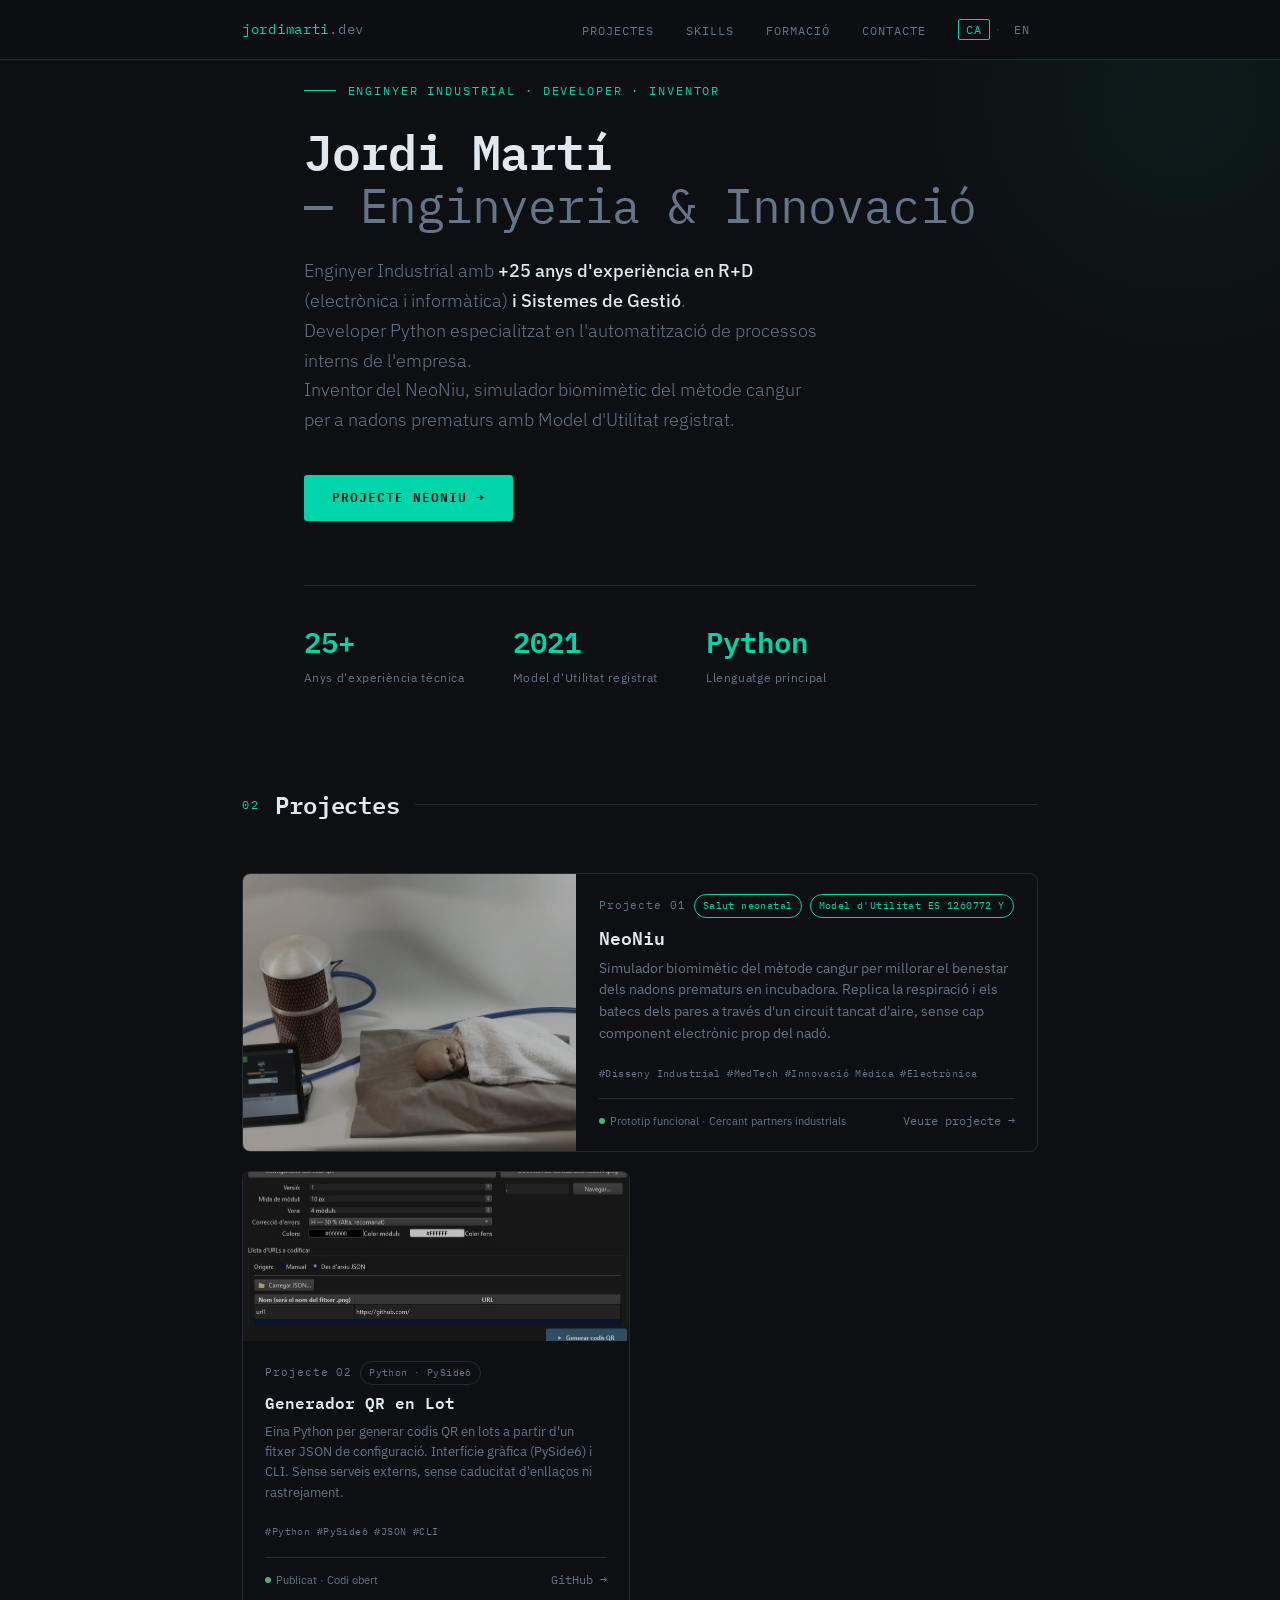
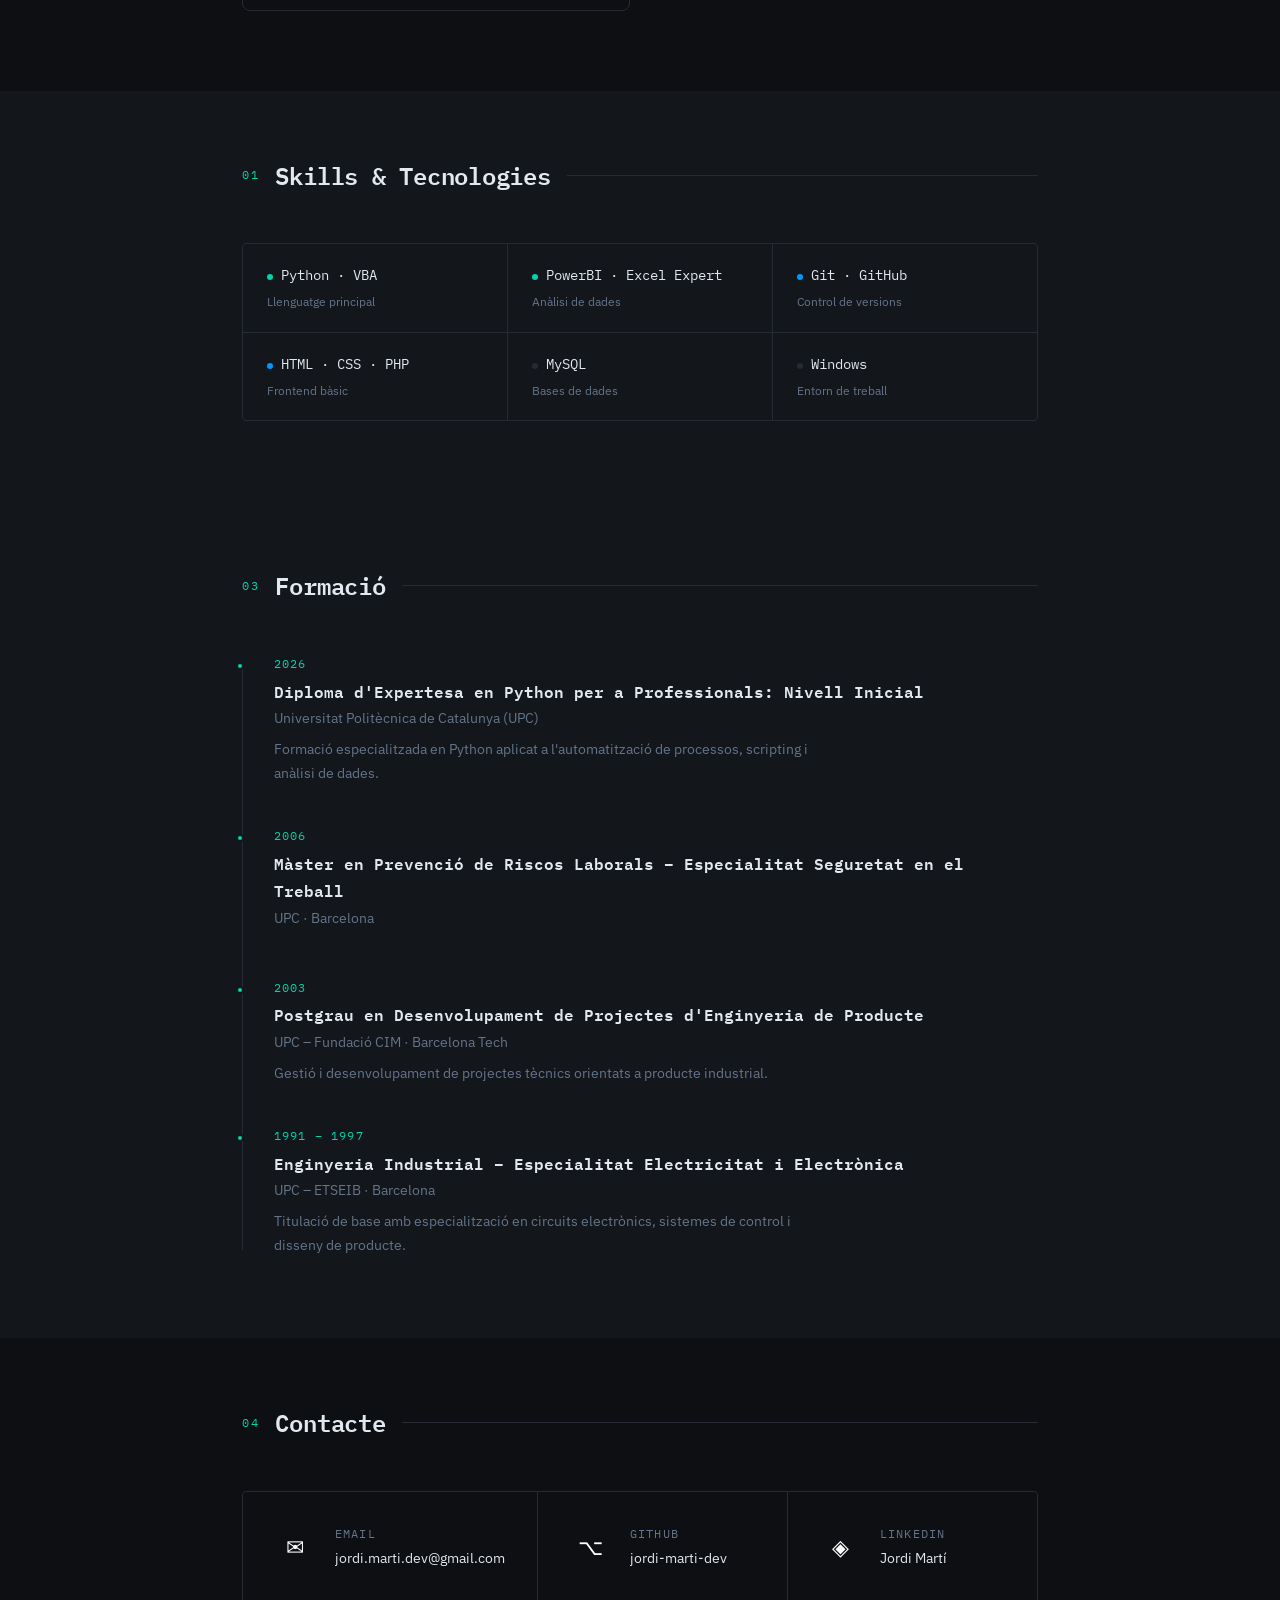
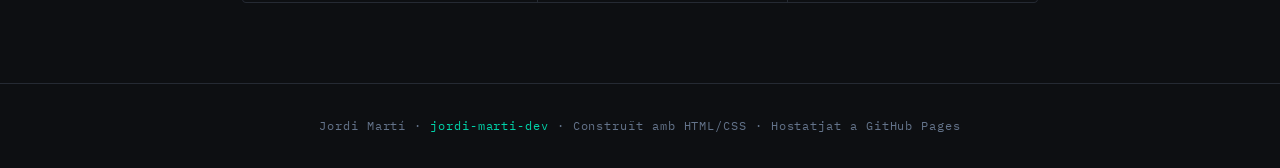
<file: index.html>
<!DOCTYPE html>
<html lang="ca">
<head>
  <meta charset="UTF-8">
  <meta name="viewport" content="width=device-width, initial-scale=1.0">
  <title>Jordi Martí · Developer Portfolio</title>
  <link rel="preconnect" href="https://fonts.googleapis.com">
  <link rel="preconnect" href="https://fonts.gstatic.com" crossorigin>
  <link href="https://fonts.googleapis.com/css2?family=IBM+Plex+Mono:wght@400;600&family=IBM+Plex+Sans:wght@300;400;500;600&display=swap" rel="stylesheet">
  <link rel="stylesheet" href="style.css">
  <style>
    /* ── Secció Projectes: graella de dos nivells ── */

    .projects-grid {
      display: grid;
      grid-template-columns: 1fr 1fr;
      gap: 1.2rem;
      margin-top: 2rem;
    }

    .proj-card {
      border: 1px solid var(--border);
      border-radius: 8px;
      overflow: hidden;
      text-decoration: none;
      color: inherit;
      display: flex;
      flex-direction: column;
      transition: border-color 0.2s ease;
    }

    .proj-card:hover { border-color: var(--accent); }

    .proj-card.featured {
      grid-column: 1 / -1;
      flex-direction: row;
    }

    .proj-thumb {
      width: 100%;
      aspect-ratio: 16/7;
      overflow: hidden;
      background: var(--bg3);
      flex-shrink: 0;
    }

    .proj-card.featured .proj-thumb {
      width: 42%;
      aspect-ratio: auto;
      min-height: 200px;
    }

    .proj-thumb img {
      width: 100%;
      height: 100%;
      object-fit: cover;
      object-position: center 20%;
      display: block;
      filter: grayscale(50%) brightness(0.75);
      transition: filter 0.3s ease;
    }

    .proj-card:hover .proj-thumb img {
      filter: grayscale(15%) brightness(0.9);
    }

    .proj-thumb-placeholder {
      width: 100%;
      height: 100%;
      display: flex;
      align-items: center;
      justify-content: center;
      font-size: 0.75rem;
      color: var(--muted);
      letter-spacing: 0.05em;
    }

    .proj-body {
      padding: 1.25rem 1.4rem;
      display: flex;
      flex-direction: column;
      gap: 0.5rem;
      flex: 1;
    }

    .proj-meta {
      display: flex;
      align-items: center;
      gap: 0.5rem;
      flex-wrap: wrap;
    }

    .proj-num {
      font-family: var(--mono);
      font-size: 0.7rem;
      color: var(--muted);
      letter-spacing: 0.08em;
    }

    .proj-badge {
      font-family: var(--mono);
      font-size: 0.65rem;
      padding: 2px 8px;
      border-radius: 20px;
      border: 1px solid var(--border);
      color: var(--muted);
      letter-spacing: 0.04em;
    }

    .proj-badge.active {
      border-color: var(--accent);
      color: var(--accent);
    }

    .proj-title {
      font-family: var(--mono);
      font-size: 1rem;
      font-weight: 600;
      color: var(--text);
      margin: 0;
      line-height: 1.3;
    }

    .proj-card.featured .proj-title { font-size: 1.15rem; }

    .proj-desc {
      font-size: 0.8rem;
      color: var(--muted);
      line-height: 1.6;
      margin: 0;
    }

    .proj-card.featured .proj-desc { font-size: 0.85rem; }

    .proj-tags {
      display: flex;
      gap: 0.4rem;
      flex-wrap: wrap;
      margin-top: auto;
      padding-top: 0.75rem;
    }

    .proj-tag {
      font-family: var(--mono);
      font-size: 0.65rem;
      color: var(--muted);
      letter-spacing: 0.04em;
    }

    .proj-tag::before { content: '#'; }

    .proj-footer {
      display: flex;
      align-items: center;
      justify-content: space-between;
      padding-top: 0.75rem;
      border-top: 1px solid var(--border);
      margin-top: 0.5rem;
    }

    .proj-links { display: flex; gap: 1rem; }

    .proj-link {
      font-family: var(--mono);
      font-size: 0.72rem;
      color: var(--muted);
      text-decoration: none;
      letter-spacing: 0.04em;
      transition: color 0.2s;
    }

    .proj-link:hover { color: var(--text); }

    .proj-arrow {
      font-family: var(--mono);
      font-size: 0.72rem;
      color: var(--muted);
      transition: transform 0.2s, color 0.2s;
      display: flex;
      align-items: center;
      gap: 4px;
    }

    .proj-card:hover .proj-arrow {
      color: var(--text);
      transform: translateX(3px);
    }

    .proj-status {
      display: flex;
      align-items: center;
      gap: 5px;
      font-size: 0.68rem;
      color: var(--muted);
    }

    .status-dot {
      width: 6px; height: 6px;
      border-radius: 50%;
      background: var(--muted);
      flex-shrink: 0;
    }

    .status-dot.live { background: #4caf7d; }
    .status-dot.dev  { background: #e6a817; }

    @media (max-width: 640px) {
      .projects-grid { grid-template-columns: 1fr; }
      .proj-card.featured { flex-direction: column; }
      .proj-card.featured .proj-thumb {
        width: 100%;
        min-height: 160px;
        aspect-ratio: 16/7;
      }
    }
  </style>
</head>
<body>

  <!-- NAV -->
  <nav>
    <div class="container">
      <a class="nav-logo" href="#hero">jordimarti<span>.dev</span></a>
      <div class="nav-right">
        <ul class="nav-links">
          <li><a href="#projectes" data-i18n="nav.projects">Projectes</a></li>
          <li><a href="#skills"    data-i18n="nav.skills">Skills</a></li>
          <li><a href="#formacio"  data-i18n="nav.education">Formació</a></li>
          <li><a href="#contacte"  data-i18n="nav.contact">Contacte</a></li>
        </ul>
        <div class="lang-switcher">
          <button class="lang-btn" data-lang="ca">CA</button>
          <span class="lang-sep">·</span>
          <button class="lang-btn" data-lang="en">EN</button>
        </div>
        <button class="nav-hamburger" aria-label="Obrir menú" aria-expanded="false">
          <span></span><span></span><span></span>
        </button>
      </div>
    </div>
  </nav>

  <!-- HERO -->
  <section id="hero">
    <div class="container">
      <p class="hero-label fade-up" data-i18n="hero.label">Enginyer Industrial · Developer  · Inventor</p>
      <h1 class="fade-up delay-1">
        Jordi Martí<br>
        <span class="dim" data-i18n="hero.subtitle">— Enginyeria &amp; Innovació</span>
      </h1>
      <p class="hero-tagline fade-up delay-2" data-i18n-html="hero.tagline">
        Enginyer Industrial amb <strong>+25 anys d'experiència en R+D </strong>(electrònica i informàtica)<strong> i Sistemes de Gestió</strong>.<br>
        Developer Python especialitzat en l'automatització de processos interns de l'empresa.
        Inventor del NeoNiu, simulador biomimètic del mètode cangur per a nadons prematurs amb Model d'Utilitat registrat.<br>
      </p>
      <div class="hero-cta fade-up delay-3">
        <a href="#projectes" class="btn btn-primary" data-i18n="hero.cta.project">NeoNiu →</a>
      </div>
      <div class="hero-stats fade-up delay-4">
        <div>
          <div class="stat-num">25+</div>
          <div class="stat-label" data-i18n="stat.years">Anys d'experiència tècnica</div>
        </div>
        <div>
          <div class="stat-num">2021</div>
          <div class="stat-label" data-i18n="stat.utility">Model d'Utilitat registrat</div>
        </div>
        <div>
          <div class="stat-num">Python</div>
          <div class="stat-label" data-i18n="stat.lang">Llenguatge principal</div>
        </div>
      </div>
    </div>
  </section>

  <!-- PROJECTES -->
  <section id="projectes">
    <div class="container">
      <div class="section-header">
        <span class="section-tag">02</span>
        <h2 data-i18n="section.projects">Projectes</h2>
        <div class="section-line"></div>
      </div>

      <div class="projects-grid">

        <a href="neoniu/index.html" class="proj-card featured">
          <div class="proj-thumb">
            <img src="img/cangur-prototip.jpg"
                 alt="Prototip del NeoNiu: unitat de control amb revestiment de fusta tallada amb laser"
                 loading="lazy">
          </div>
          <div class="proj-body">
            <div class="proj-meta">
              <span class="proj-num" data-i18n="proj.01.num">Projecte 01</span>
              <span class="proj-badge active" data-i18n="proj.01.badge1">Salut neonatal</span>
              <span class="proj-badge active">Model d'Utilitat ES 1260772 Y</span>
            </div>
            <h3 class="proj-title" data-i18n="proj.01.title">NeoNiu</h3>
            <p class="proj-desc" data-i18n="proj.01.desc">
              Simulador biomimètic del mètode cangur per millorar el benestar dels nadons prematurs en incubadora.
              Replica la respiració i els batecs dels pares a través d'un circuit tancat d'aire, sense cap component
              electrònic prop del nadó. 
            </p>
            <div class="proj-tags">
              <span class="proj-tag" data-i18n="tag.industrial.design">Disseny Industrial</span>
              <span class="proj-tag">MedTech</span>
              <span class="proj-tag" data-i18n="tag.medical.innovation">Innovació Mèdica</span>
              <span class="proj-tag" data-i18n="tag.electronics">Electrònica</span>
            </div>
            <div class="proj-footer">
              <div class="proj-status">
                <span class="status-dot live"></span>
                <span data-i18n="proj.01.status">Prototip funcional · Cercant partners industrials</span>
              </div>
              <span class="proj-arrow" data-i18n="proj.01.cta">Veure projecte →</span>
            </div>
          </div>
        </a>

        <a href="https://github.com/jordi-marti-dev/QR_generador" target="_blank" rel="noopener" class="proj-card">
          <div class="proj-thumb">
            <img src="img/captura_projecte_qr.JPG"
                 alt="Captura del Generador QR en Lot"
                 loading="lazy">
          </div>
          <div class="proj-body">
            <div class="proj-meta">
              <span class="proj-num" data-i18n="proj.02.num">Projecte 02</span>
              <span class="proj-badge">Python · PySide6</span>
            </div>
            <h3 class="proj-title" data-i18n="proj.02.title">Generador QR en Lot</h3>
            <p class="proj-desc" data-i18n="proj.02.desc">Eina Python per generar codis QR en lots a partir d'un fitxer JSON de configuració. Interfície gràfica (PySide6) i CLI. Sense serveis externs, sense caducitat d'enllaços ni rastrejament.</p>
            <div class="proj-tags">
              <span class="proj-tag">Python</span>
              <span class="proj-tag">PySide6</span>
              <span class="proj-tag">JSON</span>
              <span class="proj-tag">CLI</span>
            </div>
            <div class="proj-footer">
              <div class="proj-status">
                <span class="status-dot live"></span>
                <span data-i18n="proj.02.status">Publicat · Codi obert</span>
              </div>
              <span class="proj-arrow" data-i18n="proj.02.cta">GitHub →</span>
            </div>
          </div>
        </a>
<!--
        <a href="https://github.com/jordi-marti-dev" target="_blank" rel="noopener" class="proj-card">
          <div class="proj-thumb">
            <div class="proj-thumb-placeholder">captura · demo</div>
          </div>
          <div class="proj-body">
            <div class="proj-meta">
              <span class="proj-num">Projecte 03</span>
              <span class="proj-badge">Python · Dades</span>
            </div>
            <h3 class="proj-title">Nom del projecte Python</h3>
            <p class="proj-desc">Descripció breu del projecte. Quin problema resol i quina tecnologia utilitza.</p>
            <div class="proj-tags">
              <span class="proj-tag">Python</span>
              <span class="proj-tag">Power BI</span>
            </div>
            <div class="proj-footer">
              <div class="proj-status">
                <span class="status-dot dev"></span>
                En desenvolupament
              </div>
              <span class="proj-link">GitHub →</span>
            </div>
          </div>
        </a>
-->
      </div>
    </div>
  </section>

  
  <!-- SKILLS -->
  <section id="skills">
    <div class="container">
      <div class="section-header">
        <span class="section-tag">01</span>
        <h2 data-i18n="section.skills">Skills &amp; Tecnologies</h2>
        <div class="section-line"></div>
      </div>
      <div class="skills-grid">
        <div class="skill-item">
          <div class="skill-name"><span class="skill-dot"></span>Python · VBA</div>
          <div class="skill-cat" data-i18n="skill.cat.lang">Llenguatge principal</div>
        </div>
        <div class="skill-item">
          <div class="skill-name"><span class="skill-dot"></span>PowerBI · Excel Expert</div>
          <div class="skill-cat" data-i18n="skill.cat.data">Anàlisi de dades</div>
        </div>
        <div class="skill-item">
          <div class="skill-name"><span class="skill-dot blue"></span>Git · GitHub</div>
          <div class="skill-cat" data-i18n="skill.cat.vcs">Control de versions</div>
        </div>
        <div class="skill-item">
          <div class="skill-name"><span class="skill-dot blue"></span>HTML · CSS · PHP</div>
          <div class="skill-cat" data-i18n="skill.cat.frontend">Frontend bàsic</div>
        </div>
        <div class="skill-item">
          <div class="skill-name"><span class="skill-dot dim"></span>MySQL</div>
          <div class="skill-cat" data-i18n="skill.cat.db">Bases de dades</div>
        </div>
        <div class="skill-item">
          <div class="skill-name"><span class="skill-dot dim"></span>Windows</div>
          <div class="skill-cat" data-i18n="skill.cat.env">Entorn de treball</div>
        </div>
      </div>
    </div>
  </section>


  <!-- FORMACIÓ -->
  <section id="formacio">
    <div class="container">
      <div class="section-header">
        <span class="section-tag">03</span>
        <h2 data-i18n="section.education">Formació</h2>
        <div class="section-line"></div>
      </div>
      <div class="timeline">

        <div class="timeline-item">
          <div class="timeline-date" data-i18n="edu.1.date">2026</div>
          <div class="timeline-title" data-i18n="edu.1.title">Diploma d'Expertesa en Python per a Professionals: Nivell Inicial</div>
          <div class="timeline-where" data-i18n="edu.1.where">Universitat Politècnica de Catalunya (UPC)</div>
          <p class="timeline-desc" data-i18n="edu.1.desc">Formació especialitzada en Python aplicat a l'automatització de processos, scripting i anàlisi de dades.</p>
        </div>

        <div class="timeline-item">
          <div class="timeline-date">2006</div>
          <div class="timeline-title" data-i18n="edu.mrl.title">Màster en Prevenció de Riscos Laborals – Especialitat Seguretat en el Treball</div>
          <div class="timeline-where" data-i18n="edu.mrl.where">UPC · Barcelona</div>
        </div>

        <div class="timeline-item">
          <div class="timeline-date">2003</div>
          <div class="timeline-title" data-i18n="edu.2.title">Postgrau en Desenvolupament de Projectes d'Enginyeria de Producte</div>
          <div class="timeline-where" data-i18n="edu.2.where">UPC – Fundació CIM · Barcelona Tech</div>
          <p class="timeline-desc" data-i18n="edu.2.desc">Gestió i desenvolupament de projectes tècnics orientats a producte industrial.</p>
        </div>

        <div class="timeline-item">
          <div class="timeline-date">1991 – 1997</div>
          <div class="timeline-title" data-i18n="edu.3.title">Enginyeria Industrial – Especialitat Electricitat i Electrònica</div>
          <div class="timeline-where" data-i18n="edu.3.where">UPC – ETSEIB · Barcelona</div>
          <p class="timeline-desc" data-i18n="edu.3.desc">Titulació de base amb especialització en circuits electrònics, sistemes de control i disseny de producte.</p>
        </div>

      </div>
    </div>
  </section>

  <!-- CONTACTE -->
  <section id="contacte">
    <div class="container">
      <div class="section-header">
        <span class="section-tag">04</span>
        <h2 data-i18n="section.contact">Contacte</h2>
        <div class="section-line"></div>
      </div>
      <div class="contact-grid">
        <a class="contact-item" href="mailto:jordi.marti.dev@gmail.com">
          <div class="contact-icon">✉</div>
          <div>
            <div class="contact-label">Email</div>
            <div class="contact-value">jordi.marti.dev@gmail.com</div>
          </div>
        </a>
        <a class="contact-item" href="https://github.com/jordi-marti-dev" target="_blank" rel="noopener">
          <div class="contact-icon">⌥</div>
          <div>
            <div class="contact-label">GitHub</div>
            <div class="contact-value">jordi-marti-dev</div>
          </div>
        </a>
        <a class="contact-item" href="https://es.linkedin.com/in/jmartiprats" target="_blank" rel="noopener">
          <div class="contact-icon">◈</div>
          <div>
            <div class="contact-label">LinkedIn</div>
            <div class="contact-value">Jordi Martí</div>
          </div>
        </a>
      </div>
    </div>
  </section>

  <!-- FOOTER -->
  <footer>
    <div class="container">
      <p>
        Jordi Martí · <span class="accent">jordi-marti-dev</span> ·
        <span data-i18n="footer.built">Construït amb HTML/CSS · Hostatjat a GitHub Pages</span>
      </p>
    </div>
  </footer>

  <script>
    const translations = {
      ca: {
        'nav.skills':            'Skills',
        'nav.projects':          'Projectes',
        'nav.education':         'Formació',
        'nav.contact':           'Contacte',
        'hero.label':            'Enginyer Industrial · Developer · Inventor',
        'hero.subtitle':         '— Enginyeria & Innovació',
        'hero.tagline':          `Enginyer Industrial amb <strong>+25 anys d'experiència en R+D </strong>(electrònica i informàtica) <strong> i Sistemes de Gestió</strong>.<br>Developer Python especialitzat en l'automatització de processos interns de l'empresa.<br>Inventor del NeoNiu, simulador biomimètic del mètode cangur per a nadons prematurs amb Model d'Utilitat registrat.<br>`,
        'hero.cta.project':      'Projecte NeoNiu →',
        'stat.years':            "Anys d'experiència tècnica",
        'stat.utility':          "Model d'Utilitat registrat",
        'stat.lang':             'Llenguatge principal',
        'section.skills':        'Skills & Tecnologies',
        'skill.cat.lang':        'Llenguatge principal',
        'skill.cat.data':        'Anàlisi de dades',
        'skill.cat.vcs':         'Control de versions',
        'skill.cat.frontend':    'Frontend bàsic',
        'skill.cat.db':          'Bases de dades',
        'skill.cat.env':         'Entorn de treball',
        'section.projects':      'Projectes',
        'proj.01.num':           'Projecte 01',
        'proj.01.badge1':        'Salut neonatal',
        'proj.01.title':         'NeoNiu',
        'proj.01.desc':          `Simulador biomimètic del mètode cangur per millorar el benestar dels nadons prematurs en incubadora. Replica la respiració i els batecs dels pares a través d'un circuit tancat d'aire, sense cap component electrònic prop del nadó.`,
        'proj.01.status':        'Prototip funcional · Cercant partners industrials',
        'proj.01.cta':           'Veure projecte →',
        'proj.02.num':           'Projecte 02',
        'proj.02.title':         'Generador QR en Lot',
        'proj.02.desc':          "Eina Python per generar codis QR en lots a partir d'un fitxer JSON de configuració. Interfície gràfica (PySide6) i CLI. Sense serveis externs, sense caducitat d'enllaços ni rastrejament.",
        'proj.02.status':        'Publicat · Codi obert',
        'proj.02.cta':           'GitHub →',
        'tag.industrial.design': 'Disseny Industrial',
        'tag.medical.innovation':'Innovació Mèdica',
        'tag.electronics':       'Electrònica',
        'section.education':     'Formació',
        'edu.1.date':            '2026',
        'edu.1.title':           "Diploma d'Expertesa en Python per a Professionals: Nivell Inicial",
        'edu.1.where':           'Universitat Politècnica de Catalunya (UPC)',
        'edu.1.desc':            "Formació especialitzada en Python aplicat a l'automatització de processos, scripting i anàlisi de dades.",
        'edu.mrl.title':         'Màster en Prevenció de Riscos Laborals – Especialitat Seguretat en el Treball',
        'edu.mrl.where':         'UPC · Barcelona',
        'edu.2.title':           "Postgrau en Desenvolupament de Projectes d'Enginyeria de Producte",
        'edu.2.where':           'UPC – Fundació CIM · Barcelona Tech',
        'edu.2.desc':            'Gestió i desenvolupament de projectes tècnics orientats a producte industrial.',
        'edu.3.title':           'Enginyeria Industrial – Especialitat Electricitat i Electrònica',
        'edu.3.where':           'UPC – ETSEIB · Barcelona',
        'edu.3.desc':            'Titulació de base amb especialització en circuits electrònics, sistemes de control i disseny de producte.',
        'section.contact':       'Contacte',
        'contact.yt.value':      'Demos dels projectes',
        'footer.built':          'Construït amb HTML/CSS · Hostatjat a GitHub Pages',
      },
      en: {
        'nav.skills':            'Skills',
        'nav.projects':          'Projects',
        'nav.education':         'Education',
        'nav.contact':           'Contact',
        'hero.label':            'Industrial Engineer · Developer · Inventor',
        'hero.subtitle':         '— Engineering & Innovation',
        'hero.tagline':          'Industrial Engineer with <strong>+25 years of experience in R&amp;D </strong>(electronics and computers)<strong> and Management Systems</strong>.<br>Python Developer specializing in process automation.<br>Inventor of the NeoNiu Project, a biomimetic simulator of Kangaroo mother care (KMC) method for premature infants with a registered Utility Model.',
        'hero.cta.project':      'NeoNiu Project →',
        'stat.years':            'Years of technical experience',
        'stat.utility':          'Registered Utility Model',
        'stat.lang':             'Main language',
        'section.skills':        'Skills & Technologies',
        'skill.cat.lang':        'Main language',
        'skill.cat.data':        'Data analysis',
        'skill.cat.vcs':         'Version control',
        'skill.cat.frontend':    'Basic frontend',
        'skill.cat.db':          'Databases',
        'skill.cat.env':         'Work environment',
        'section.projects':      'Projects',
        'proj.01.num':           'Project 01',
        'proj.01.badge1':        'Neonatal health',
        'proj.01.title':         'NeoNiu',
        'proj.01.desc':          "Biomimetic simulator of the kangaroo mother care (KMC) method to improve the well-being of premature infants in incubators. Replicates the breathing and heartbeat of parents through a closed air circuit, with no electronic components near the baby.",
        'proj.01.status':        'Functional prototype · Seeking industrial partners',
        'proj.01.cta':           'View project →',
        'proj.02.num':           'Project 02',
        'proj.02.title':         'QR Code Batch Generator',
        'proj.02.desc':          'Python tool to generate QR codes in bulk from a JSON configuration file. Desktop GUI (PySide6) and CLI. No external services, no expiry links, no tracking.',
        'proj.02.status':        'Published · Open source',
        'proj.02.cta':           'GitHub →',
        'tag.industrial.design': 'Industrial Design',
        'tag.medical.innovation':'Medical Innovation',
        'tag.electronics':       'Electronics',
        'section.education':     'Education',
        'edu.1.date':            '2026',
        'edu.1.title':           'Expert Diploma in Python for Professionals: Initial Level',
        'edu.1.where':           'Polytechnic University of Catalonia (UPC)',
        'edu.1.desc':            'Specialized training in Python applied to process automation, scripting and data analysis.',
        'edu.mrl.title':         "Master's Degree in Occupational Risk Prevention – Specialisation in Work Safety",
        'edu.mrl.where':         'UPC · Barcelona',
        'edu.2.title':           'Postgraduate in Product Engineering Project Development',
        'edu.2.where':           'UPC – Fundació CIM · Barcelona Tech',
        'edu.2.desc':            'Management and development of technical projects oriented to industrial product.',
        'edu.3.title':           'Industrial Engineering – Electricity and Electronics Specialty',
        'edu.3.where':           'UPC – ETSEIB · Barcelona',
        'edu.3.desc':            'Core degree with specialization in electronic circuits, control systems and product design.',
        'section.contact':       'Contact',
        'contact.yt.value':      'Project demos',
        'footer.built':          'Built with HTML/CSS · Hosted on GitHub Pages',
      }
    };

    function setLang(lang) {
      document.documentElement.lang = lang;
      document.querySelectorAll('[data-i18n]').forEach(el => {
        const val = translations[lang][el.dataset.i18n];
        if (val !== undefined) el.textContent = val;
      });
      document.querySelectorAll('[data-i18n-html]').forEach(el => {
        const val = translations[lang][el.dataset.i18nHtml];
        if (val !== undefined) el.innerHTML = val;
      });
      document.querySelectorAll('.lang-btn').forEach(btn => {
        btn.classList.toggle('active', btn.dataset.lang === lang);
      });
      localStorage.setItem('lang', lang);
    }

    document.querySelectorAll('.lang-btn').forEach(btn => {
      btn.addEventListener('click', () => setLang(btn.dataset.lang));
    });

    setLang(localStorage.getItem('lang') || 'ca');

    // ── Menú hamburguesa ──
    const hamburger = document.querySelector('.nav-hamburger');
    const nav       = document.querySelector('nav');
    const navLinks  = document.querySelector('.nav-links');

    hamburger.addEventListener('click', () => {
      const isOpen = nav.classList.toggle('nav-open');
      hamburger.setAttribute('aria-expanded', isOpen);
    });

    navLinks.querySelectorAll('a').forEach(link => {
      link.addEventListener('click', () => {
        nav.classList.remove('nav-open');
        hamburger.setAttribute('aria-expanded', false);
      });
    });
  </script>

</body>
</html>
</file>
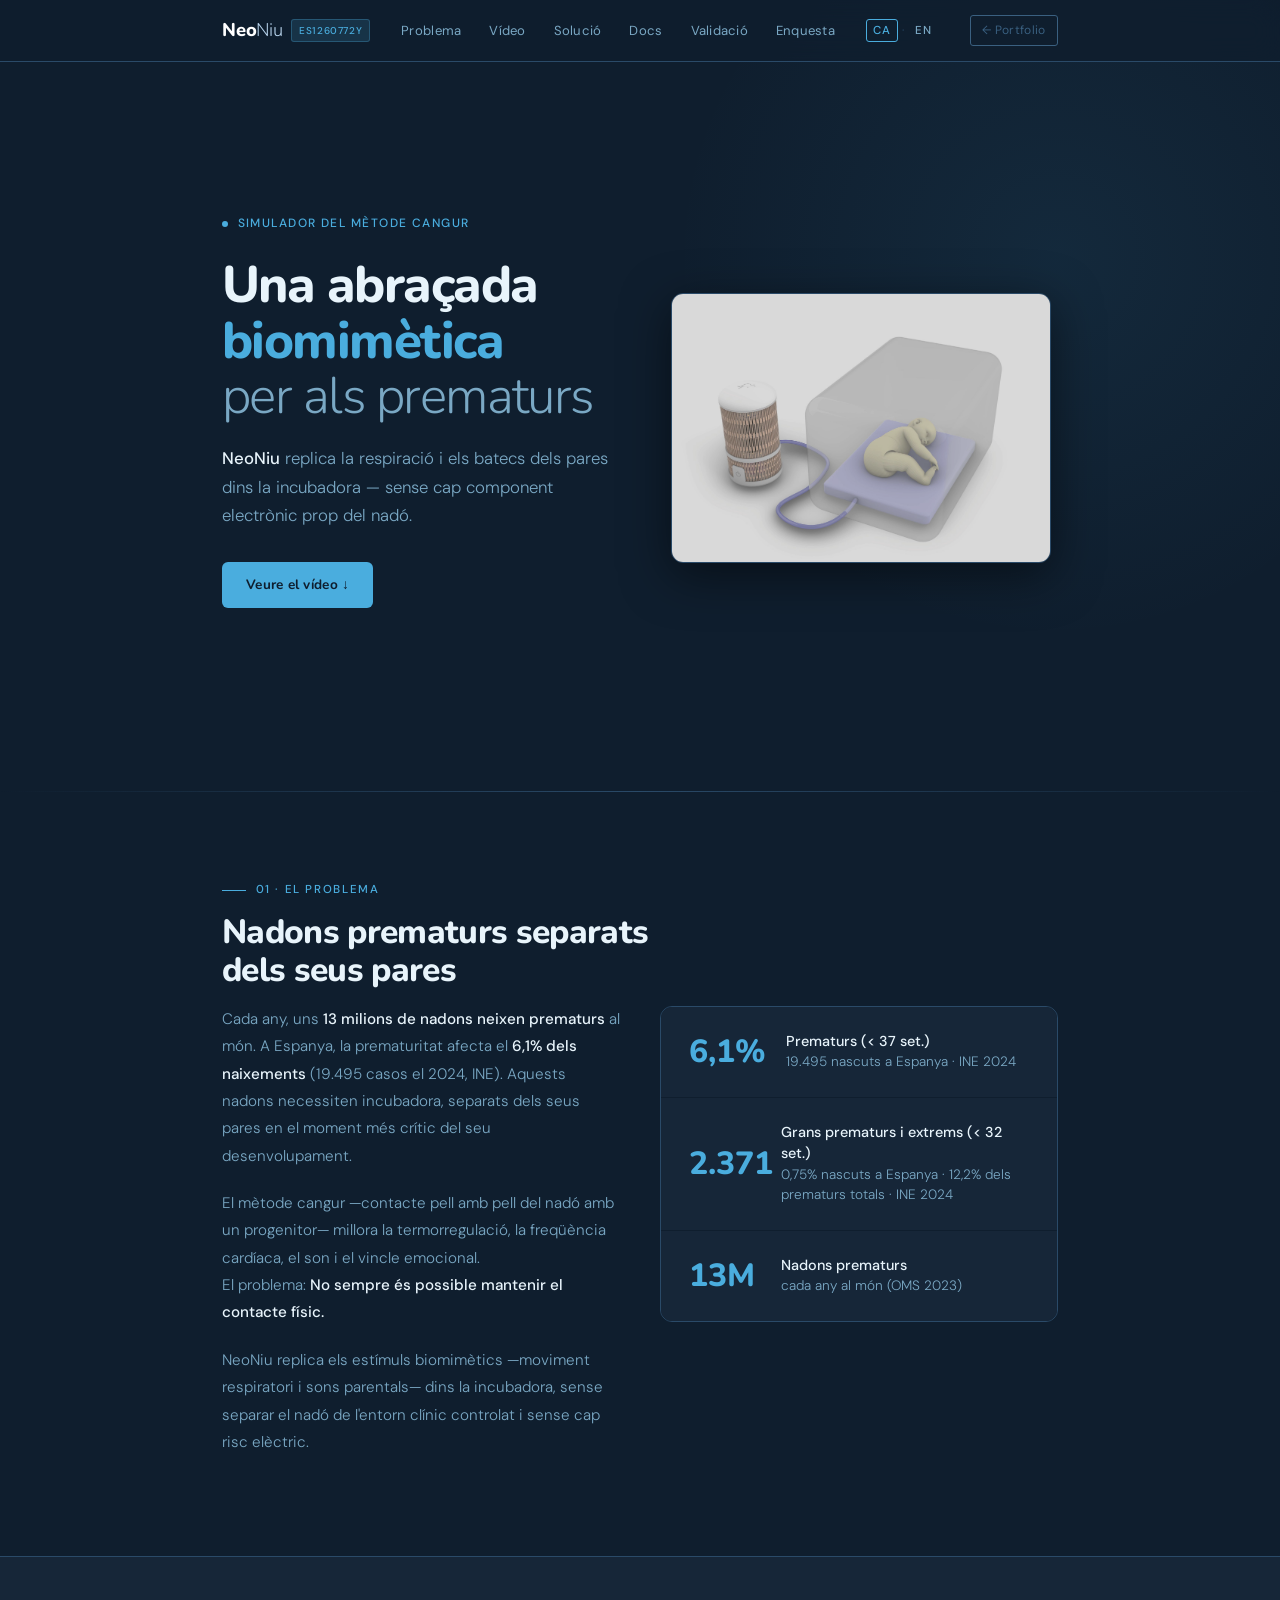
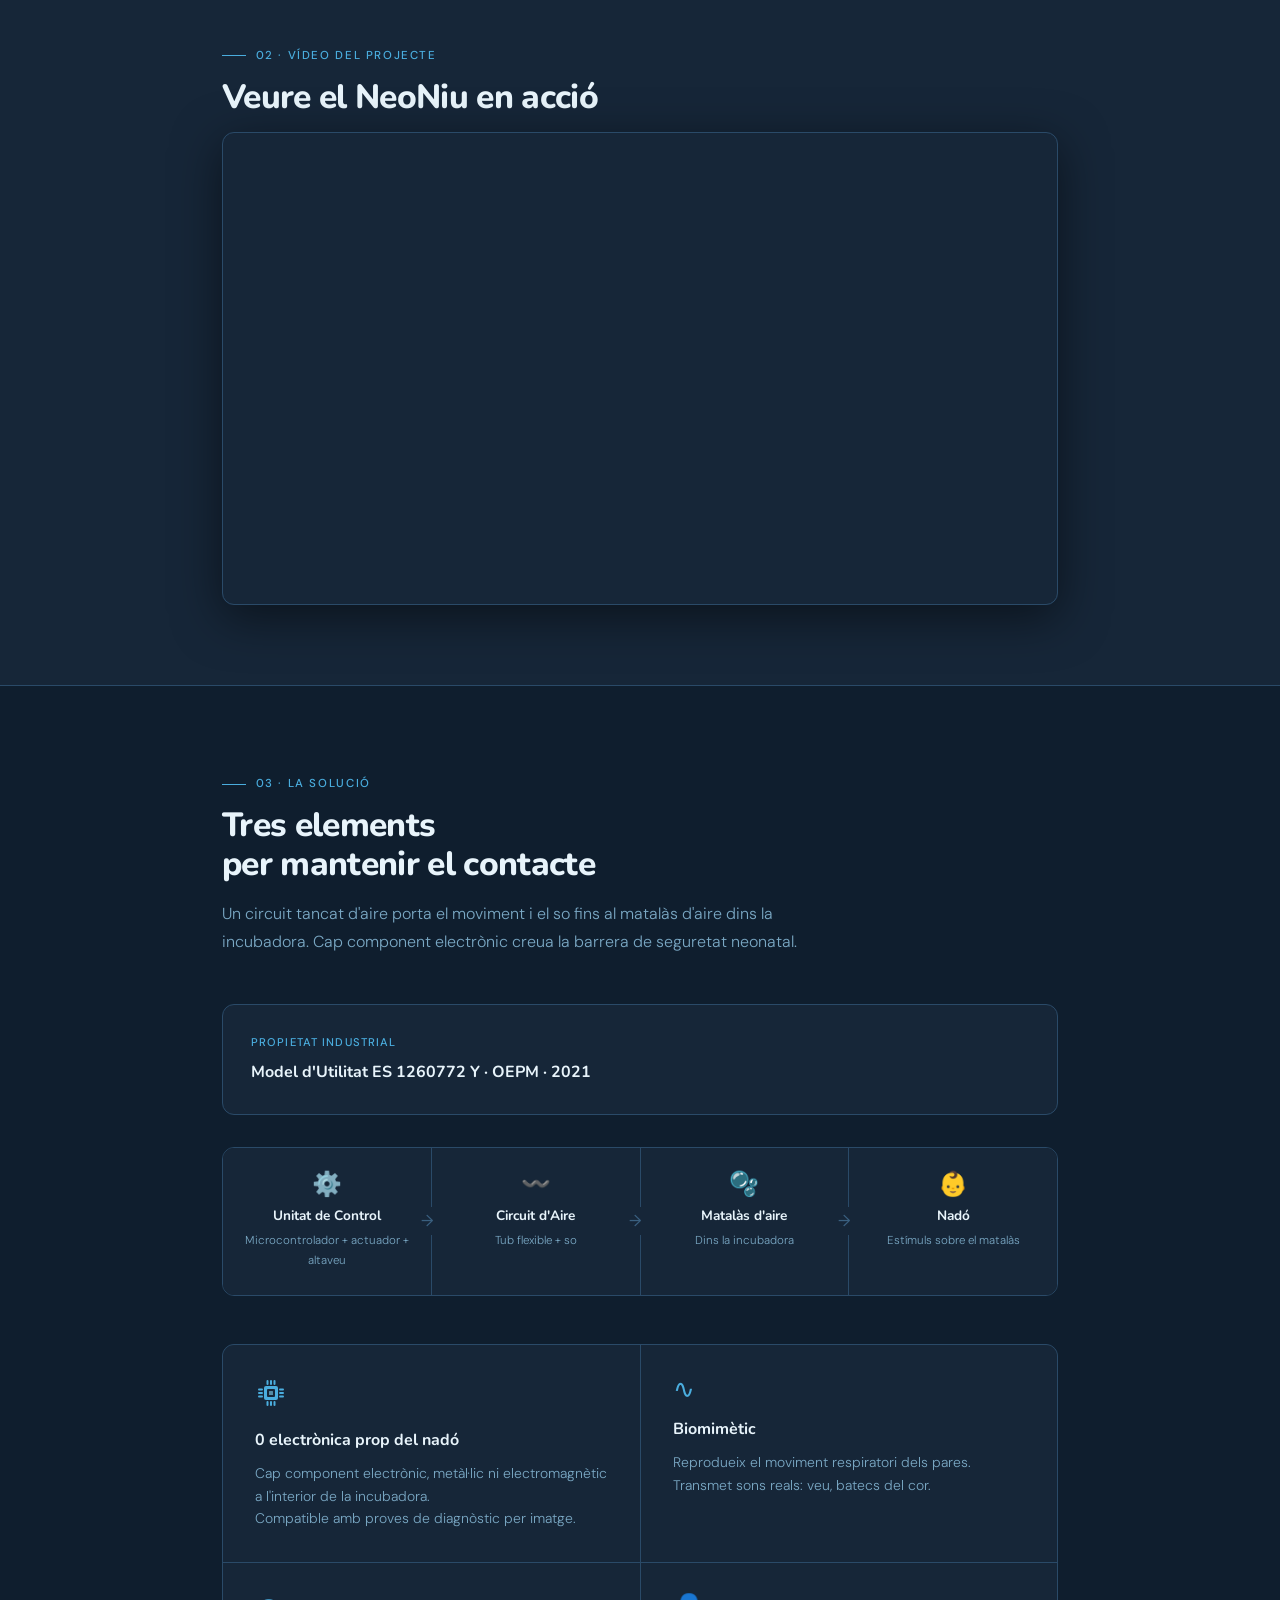
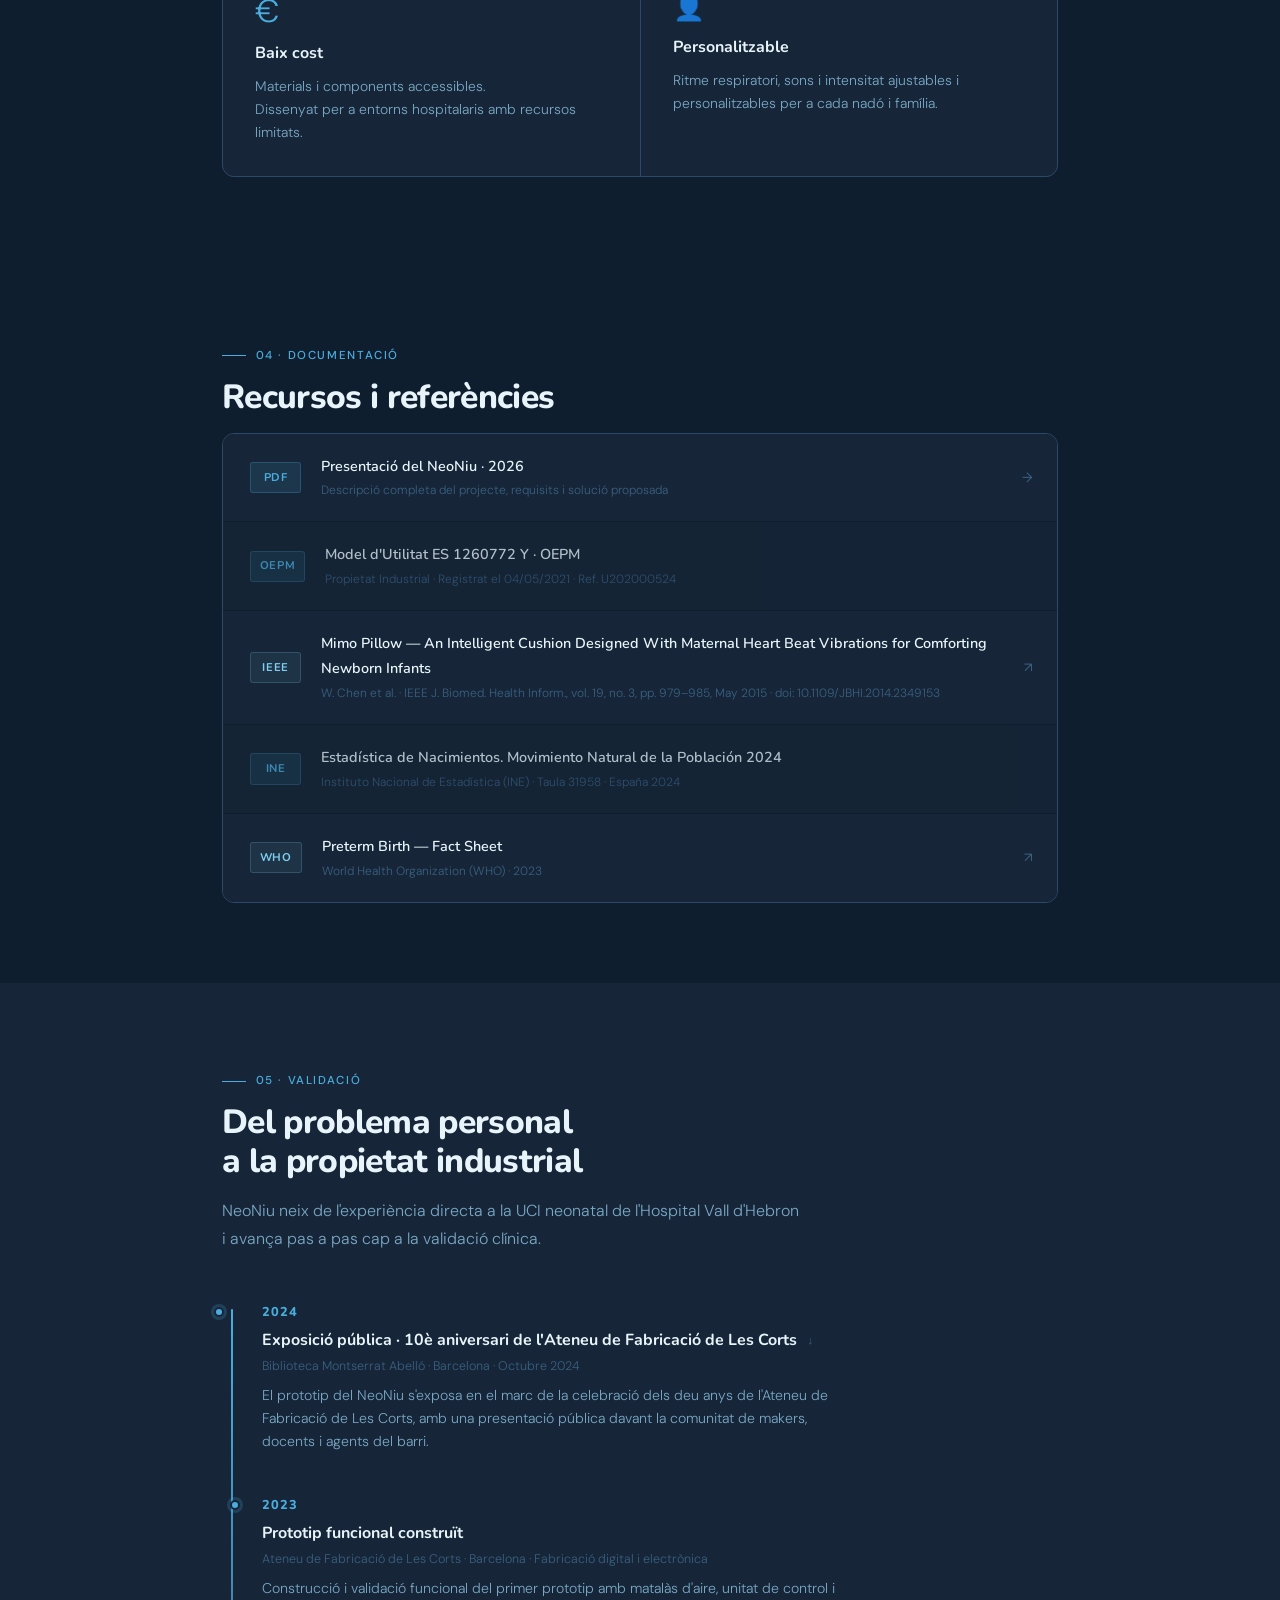
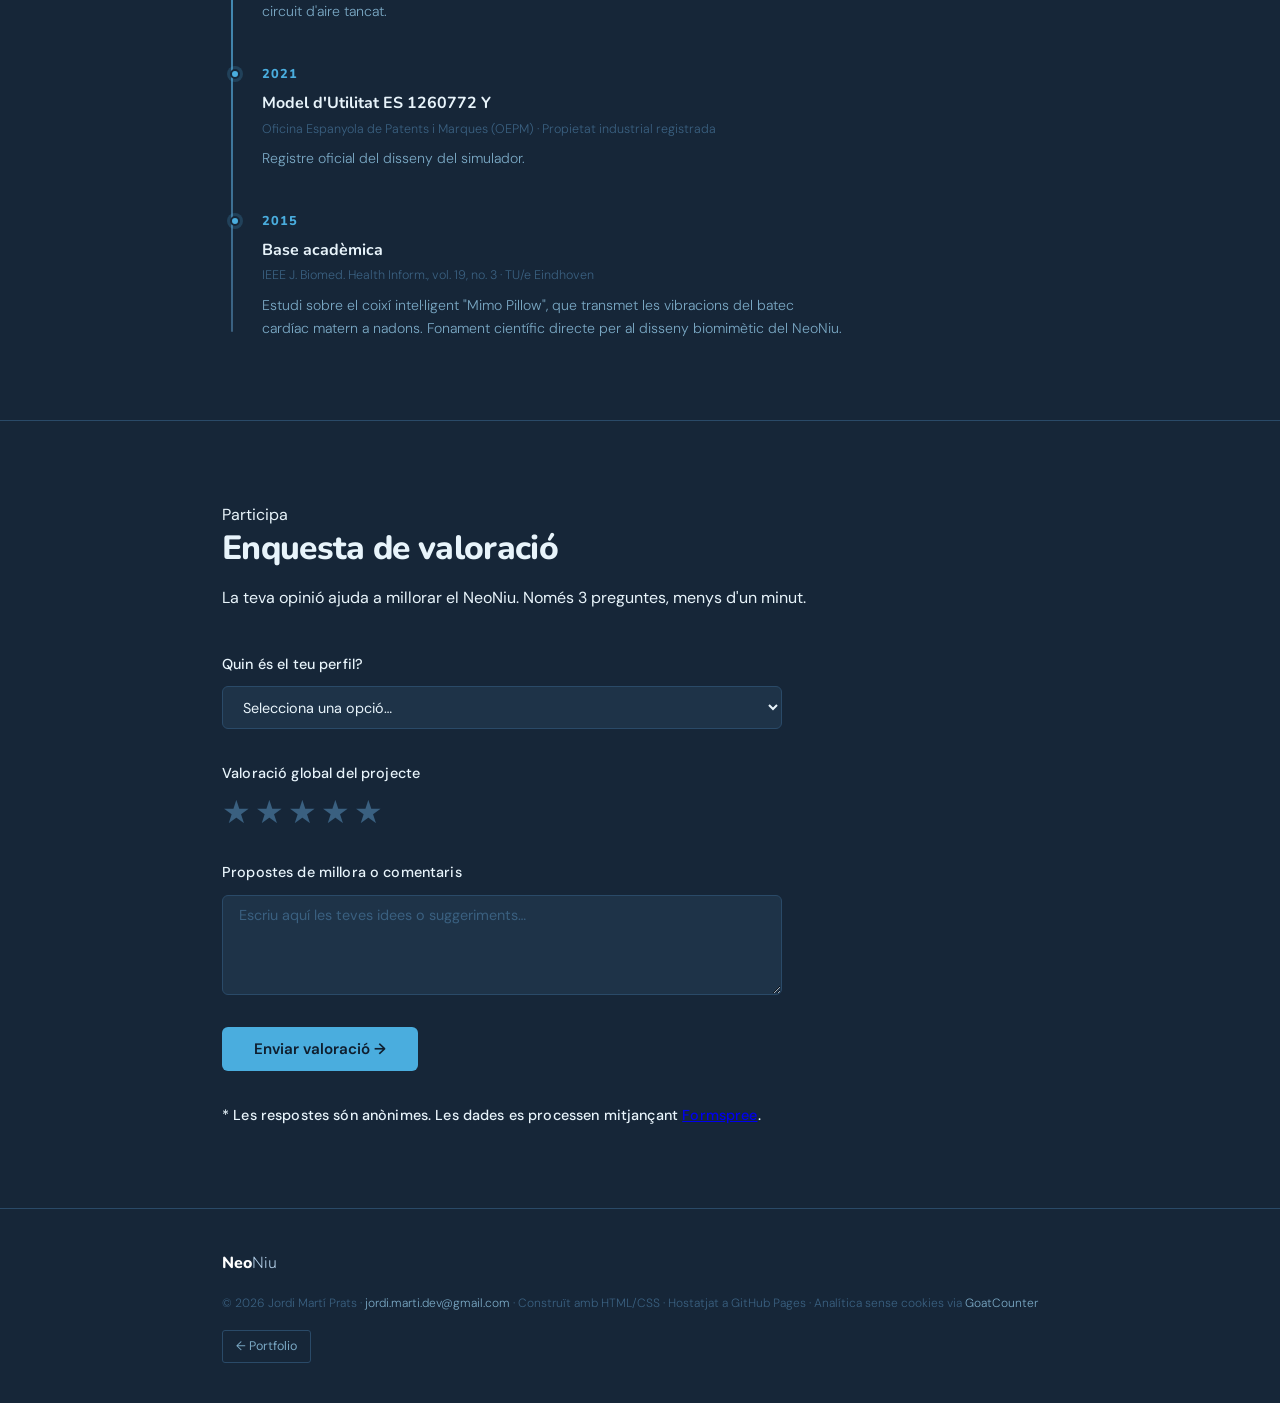
<file: neoniu/index.html>
<!DOCTYPE html>
<html lang="ca">
<head>
  <meta charset="UTF-8">
  <meta name="viewport" content="width=device-width, initial-scale=1.0">
  <title>NeoNiu · Simulador del Mètode Cangur</title>
  <meta name="description" content="NeoNiu replica la respiració i els batecs dels pares dins la incubadora, sense cap component electrònic prop del nadó. Model d'Utilitat ES1260772Y registrat a l'OEPM.">
  <link rel="stylesheet" href="neoniu.css">
</head>
<body>

  <!-- ══ NAV ══════════════════════════════════════════ -->
  <nav>
    <div class="container">
      <a href="#hero" class="nav-logo">
        <span class="neo">Neo</span><span class="niu">Niu</span>
        <span class="badge">ES1260772Y</span>
      </a>
      <ul class="nav-links">
        <li class="nav-mobile-only"><a href="#hero" data-i18n="nav.home">Inici</a></li>
        <li><a href="#problema" data-i18n="nav.problema">Problema</a></li>
        <li><a href="#video" data-i18n="nav.video">Vídeo</a></li>
        <li><a href="#solucio" data-i18n="nav.solucio">Solució</a></li>
        <li><a href="#documentacio" data-i18n="nav.docs">Docs</a></li>
        <li><a href="#validacio" data-i18n="nav.validacio">Validació</a></li>
        <li><a href="#enquesta" data-i18n="nav.enquesta">Enquesta</a></li>
      </ul>
      <div class="nn-lang-switcher">
        <button class="nn-lang-btn" data-lang="ca">CA</button>
        <span class="nn-lang-sep">·</span>
        <button class="nn-lang-btn" data-lang="en">EN</button>
      </div>
      <a href="https://jordimarti.dev/" class="nav-portfolio-link">Portfolio</a>
      <button class="nav-hamburger" aria-label="Obrir menú" aria-expanded="false" data-i18n-arialabel="nav.hamburger">
        <span></span><span></span><span></span>
      </button>
    </div>
  </nav>

  <!-- ══ HERO ══════════════════════════════════════════ -->
  <section id="hero">
    <div class="container">
      <div class="hero-inner">

        <div class="hero-text">
          <div class="hero-kicker fade-up">
            <span class="dot"></span>
            <span data-i18n="hero.kicker">Simulador del Mètode Cangur</span>
          </div>
          <h1 class="fade-up delay-1" data-i18n-html="hero.h1">
            Una abraçada<br>
            <span class="accent">biomimètica</span><br>
            <span class="soft">per als prematurs</span>
          </h1>
          <p class="hero-desc fade-up delay-2" data-i18n-html="hero.desc">
            <strong>NeoNiu</strong> replica la respiració i els batecs dels pares
            dins la incubadora — sense cap component electrònic prop del nadó.
          </p>
          <div class="hero-cta fade-up delay-3">
            <a href="#video" class="btn btn-primary" data-i18n="hero.cta">Veure el vídeo ↓</a>
          </div>
        </div>

        <div class="hero-visual fade-up delay-2">
          <div class="hero-img-frame">
            <img src="img/cangur-render-mobile.jpg"
                 alt="Render 3D del NeoNiu: unitat de control, tub i matalàs dins incubadora"
                 data-i18n-alt="hero.img.alt">
          </div>
        </div>

      </div>
    </div>
  </section>

  <!-- ══ PROBLEMA ══════════════════════════════════════ -->
  <section id="problema">
    <div class="container">
      <div class="section-eyebrow" data-i18n="s01.eyebrow">01 · El Problema</div>
      <h2 data-i18n-html="s01.h2">Nadons prematurs separats<br>dels seus pares</h2>
      <div class="problema-body">
        <div class="problema-text">
          <p data-i18n-html="s01.p1">
            Cada any, uns <strong>13 milions de nadons neixen prematurs</strong> al món.
            A Espanya, la prematuritat afecta el <strong>6,1% dels naixements</strong> (19.495 casos el 2024, INE).
            Aquests nadons necessiten incubadora, separats dels seus pares en el
            moment més crític del seu desenvolupament.
          </p>
          <p data-i18n-html="s01.p2">
            El mètode cangur —contacte pell amb pell del nadó amb els progenitors— millora la termorregulació,
            la freqüència cardíaca, el son i el vincle emocional. El problema:
            <strong>No sempre és possible mantenir el contacte físic.</strong>
          </p>
          <p data-i18n-html="s01.p3">
            NeoNiu replica els estímuls biomimètics —moviment respiratori i sons
            parentals— dins la incubadora, sense separar el nadó de l'entorn clínic
            controlat i sense cap risc elèctric.
          </p>

        </div>

        <div class="problema-stats">
          <div class="p-stat">
            <div class="p-stat-num"> 6,1%</div>
            <div class="p-stat-text" data-i18n-html="s01.stat1">
              <strong>Prematurs (< 37 set.)</strong>
              19.495 nascuts a Espanya · INE 2024
            </div>
          </div>
          <div class="p-stat">
            <div class="p-stat-num">2.371</div>
            <div class="p-stat-text" data-i18n-html="s01.stat2">
              <strong>Grans prematurs i extrems (< 32 set.)</strong>
              0,75% nascuts a Espanya · 12,2% dels prematurs totals
              · INE 2024
            </div>
          </div>
          <div class="p-stat">
            <div class="p-stat-num"> 13M</div>
            <div class="p-stat-text" data-i18n-html="s01.stat3">
              <strong>Nadons prematurs</strong>
              cada any al món (OMS 2023)
            </div>
          </div>
        </div>
      </div>
    </div>
  </section>

  <!-- ══ VÍDEO ══════════════════════════════════════════ -->
  <section id="video">
    <div class="container">
      <div class="section-eyebrow" data-i18n="s02.eyebrow">02 · Vídeo del Projecte</div>
      <h2 data-i18n="s02.h2">Veure el NeoNiu en acció</h2>
      <div class="video-wrapper">
        <iframe
          src="https://www.youtube.com/embed/RUOePaCttqU?rel=0"
          title="NeoNiu · Simulador del Mètode Cangur"
          data-i18n-title="s02.iframe"
          allow="accelerometer; autoplay; clipboard-write; encrypted-media; gyroscope; picture-in-picture"
          allowfullscreen>
        </iframe>
      </div>
    </div>
  </section>

  <!-- ══ SOLUCIÓ ════════════════════════════════════════ -->
  <section id="solucio">
    <div class="container">
      <div class="section-eyebrow" data-i18n="s03.eyebrow">03 · La Solució</div>
      <h2 data-i18n-html="s03.h2">Tres elements,<br>cap electrònica a prop del nadó</h2>
      <p class="section-lead" data-i18n="s03.lead">
        Un circuit tancat d'aire porta el moviment i el so fins al matalàs
        d'aire dins la incubadora. Cap component electrònic creua
        la barrera de seguretat neonatal.
      </p>
          <div class="info-card">
            <div class="ic-label" data-i18n="s03.card.label">Propietat Industrial</div>
            <div class="ic-value" data-i18n="s03.card.value">Model d'Utilitat ES 1260772 Y · OEPM · 2021</div>
          </div>
      <!-- Diagrama de flux -->
      <div class="solucio-flow">
        <div class="flow-node">
          <div class="flow-icon">⚙️</div>
          <div class="flow-title" data-i18n="s03.flow1.title">Unitat de Control</div>
          <div class="flow-sub" data-i18n="s03.flow1.sub">Microcontrolador + actuador + altaveu</div>
        </div>
        <div class="flow-node">
          <div class="flow-icon">〰️</div>
          <div class="flow-title" data-i18n="s03.flow2.title">Circuit d'Aire</div>
          <div class="flow-sub" data-i18n="s03.flow2.sub">Tub flexible + so</div>
        </div>
        <div class="flow-node">
          <div class="flow-icon">🫧</div>
          <div class="flow-title" data-i18n="s03.flow3.title">Matalàs d'aire</div>
          <div class="flow-sub" data-i18n="s03.flow3.sub">Dins la incubadora</div>
        </div>
        <div class="flow-node">
          <div class="flow-icon">👶</div>
          <div class="flow-title" data-i18n="s03.flow4.title">Nadó</div>
          <div class="flow-sub" data-i18n="s03.flow4.sub">Rep estímuls sobre el matalàs</div>
        </div>
      </div>

      <!-- Grid de característiques -->
      <div class="features-grid">
        <div class="feature">
          <div class="feature-icon">
            <svg width="32" height="32" viewBox="0 0 32 32" fill="none" xmlns="http://www.w3.org/2000/svg">
              <!-- Cos del xip -->
              <rect x="9" y="9" width="14" height="14" rx="2" fill="var(--nn-accent)"/>
              <!-- Pins esquerra -->
              <rect x="3" y="11.5" width="5" height="2" rx="1" fill="var(--nn-accent)"/>
              <rect x="3" y="15" width="5" height="2" rx="1" fill="var(--nn-accent)"/>
              <rect x="3" y="18.5" width="5" height="2" rx="1" fill="var(--nn-accent)"/>
              <!-- Pins dreta -->
              <rect x="24" y="11.5" width="5" height="2" rx="1" fill="var(--nn-accent)"/>
              <rect x="24" y="15" width="5" height="2" rx="1" fill="var(--nn-accent)"/>
              <rect x="24" y="18.5" width="5" height="2" rx="1" fill="var(--nn-accent)"/>
              <!-- Pins superior -->
              <rect x="11.5" y="3" width="2" height="5" rx="1" fill="var(--nn-accent)"/>
              <rect x="15" y="3" width="2" height="5" rx="1" fill="var(--nn-accent)"/>
              <rect x="18.5" y="3" width="2" height="5" rx="1" fill="var(--nn-accent)"/>
              <!-- Pins inferior -->
              <rect x="11.5" y="24" width="2" height="5" rx="1" fill="var(--nn-accent)"/>
              <rect x="15" y="24" width="2" height="5" rx="1" fill="var(--nn-accent)"/>
              <rect x="18.5" y="24" width="2" height="5" rx="1" fill="var(--nn-accent)"/>
              <!-- Detall interior -->
              <rect x="12" y="12" width="8" height="8" rx="1" fill="var(--nn-bg2)"/>
              <rect x="14" y="14" width="4" height="4" rx="0.5" fill="var(--nn-accent2)" opacity="0.6"/>
            </svg>
          </div>
          <div class="feature-title" data-i18n="s03.feat1.title">0 electrònica prop del nadó</div>
          <div class="feature-desc" data-i18n-html="s03.feat1.desc">
            Cap component electrònic, metàl·lic ni electromagnètic a l'interior de la incubadora. <br>Compatible amb proves
            de diagnòstic per imatge.
          </div>
        </div>
        <div class="feature">
          <div class="feature-icon">∿</div>
          <div class="feature-title" data-i18n="s03.feat2.title">Biomimètic</div>
          <div class="feature-desc" data-i18n-html="s03.feat2.desc">
            Reprodueix el moviment respiratori dels pares. <br>Transmet sons reals: veu, batecs del cor.
          </div>
        </div>
        <div class="feature">
          <div class="feature-icon text-icon">€</div>
          <div class="feature-title" data-i18n="s03.feat3.title">Baix cost</div>
          <div class="feature-desc" data-i18n-html="s03.feat3.desc">
            Materials i components accessibles. <br>Dissenyat per a entorns hospitalaris amb recursos limitats.
          </div>
        </div>
        <div class="feature">
          <div class="feature-icon">👤</div>
          <div class="feature-title" data-i18n="s03.feat4.title">Personalitzable</div>
          <div class="feature-desc" data-i18n-html="s03.feat4.desc">
            Ritme respiratori, sons i intensitat ajustables i personalitzables per a cada nadó i família.
          </div>
        </div>
      </div>
    </div>
  </section>

  <!-- ══ DOCUMENTACIÓ ═══════════════════════════════════ -->
  <section id="documentacio">
    <div class="container">
      <div class="section-eyebrow" data-i18n="s04.eyebrow">04 · Documentació</div>
      <h2 data-i18n="s04.h2">Recursos i referències</h2>
      <div class="docs-list">
        <a href="docs/NeoNiu_2026.pdf" class="doc-item" target="_blank" rel="noopener" data-i18n-href="s04.doc1.href">          <span class="doc-icon">PDF</span>
          <div class="doc-body">
            <div class="doc-title" data-i18n="s04.doc1.title">Presentació del NeoNiu · 2026</div>
            <div class="doc-meta" data-i18n="s04.doc1.meta">Descripció completa del projecte, requisits i solució proposada</div>
          </div>
          <span class="doc-arrow">→</span>
        </a>
        <div class="doc-item doc-item--static">
          <span class="doc-icon">OEPM</span>
          <div class="doc-body">
            <div class="doc-title" data-i18n="s04.doc2.title">Model d'Utilitat ES 1260772 Y · OEPM</div>
            <div class="doc-meta" data-i18n="s04.doc2.meta">Propietat Industrial · Registrat el 04/05/2021 · Ref. U202000524</div>
          </div>
        </div>
        <a href="https://doi.org/10.1109/JBHI.2014.2349153" class="doc-item" target="_blank" rel="noopener">
          <span class="doc-icon ext">IEEE</span>
          <div class="doc-body">
            <div class="doc-title">Mimo Pillow — An Intelligent Cushion Designed With Maternal Heart Beat Vibrations for Comforting Newborn Infants</div>
            <div class="doc-meta">W. Chen et al. · IEEE J. Biomed. Health Inform., vol. 19, no. 3, pp. 979–985, May 2015 · doi: 10.1109/JBHI.2014.2349153</div>
          </div>
          <span class="doc-arrow">↗</span>
        </a>
        <div class="doc-item doc-item--static">
          <span class="doc-icon">INE</span>
          <div class="doc-body">
            <div class="doc-title">Estadística de Nacimientos. Movimiento Natural de la Población 2024</div>
            <div class="doc-meta">Instituto Nacional de Estadística (INE) · Taula 31958 · España 2024</div>
          </div>
        </div>

        <a href="https://www.who.int/news-room/fact-sheets/detail/preterm-birth" class="doc-item" target="_blank" rel="noopener">
          <span class="doc-icon ext">WHO</span>
          <div class="doc-body">
            <div class="doc-title">Preterm Birth — Fact Sheet</div>
            <div class="doc-meta">World Health Organization (WHO) · 2023</div>
          </div>
          <span class="doc-arrow">↗</span>
        </a>
      </div>
    </div>
  </section>

    <!-- ══ VALIDACIÓ ══════════════════════════════════════ -->
  <section id="validacio">
    <div class="container">
      <div class="section-eyebrow" data-i18n="s05.eyebrow">05 · Validació</div>
      <h2 data-i18n-html="s05.h2">Del problema personal<br>a la propietat industrial</h2>
      <p class="section-lead" data-i18n="s05.lead">
        NeoNiu neix de l'experiència directa a la UCI neonatal de l'Hospital
        Vall d'Hebron i avança pas a pas cap a la validació clínica.
      </p>
      <div class="timeline">
        <div class="timeline-item timeline-item--expandable">
          <div class="timeline-year">2024</div>
          <div class="timeline-title" data-i18n-html="s05.tl1.title">Exposició pública · 10è aniversari de l'Ateneu de Fabricació de Les Corts <span class="tl-arrow">↓</span></div>
          <div class="timeline-source" data-i18n="s05.tl1.source">Biblioteca Montserrat Abelló · Barcelona · Octubre 2024</div>
          <div class="timeline-desc" data-i18n="s05.tl1.desc">El prototip del NeoNiu s'exposa en el marc de la celebració dels deu anys de l'Ateneu de Fabricació de Les Corts, amb presentació pública davant la comunitat de makers, docents i agents del barri.</div>
          <div class="timeline-photo">
            <figure class="expo-figure">
              <img src="img/exposicio_foto1_mobile.jpg"
                   alt="Prototip del NeoNiu exposat a la Biblioteca Montserrat Abelló durant el 10è aniversari de l'Ateneu de Fabricació de Les Corts, octubre 2024"
                   data-i18n-alt="s05.tl1.img.alt">
              <figcaption data-i18n="s05.tl1.figcaption">Prototip del NeoNiu exposat a la Biblioteca Montserrat Abelló · Octubre 2024</figcaption>
            </figure>
          </div>
        </div>
        <div class="timeline-item">
          <div class="timeline-year">2023</div>
          <div class="timeline-title" data-i18n="s05.tl2.title">Prototip funcional construït</div>
          <div class="timeline-source" data-i18n="s05.tl2.source">Ateneu de Fabricació de Les Corts · Barcelona · Fabricació digital i electrònica</div>
          <div class="timeline-desc" data-i18n="s05.tl2.desc">Construcció i validació funcional del primer prototip amb matalàs d'aire, unitat de control i circuit d'aire tancat.</div>
        </div>
        <div class="timeline-item">
          <div class="timeline-year">2021</div>
          <div class="timeline-title" data-i18n="s05.tl3.title">Model d'Utilitat ES 1260772 Y</div>
          <div class="timeline-source" data-i18n="s05.tl3.source">Oficina Espanyola de Patents i Marques (OEPM) · Propietat industrial registrada</div>
          <div class="timeline-desc" data-i18n="s05.tl3.desc">Registre oficial del disseny del simulador.</div>
        </div>
        <div class="timeline-item">
          <div class="timeline-year">2015</div>
          <div class="timeline-title" data-i18n="s05.tl4.title">Base acadèmica</div>
          <div class="timeline-source">IEEE J. Biomed. Health Inform., vol. 19, no. 3 · TU/e Eindhoven</div>
          <div class="timeline-desc" data-i18n="s05.tl4.desc">Estudi sobre el coixí intel·ligent "Mimo Pillow", que transmet les vibracions del batec cardíac matern a nadons. Fonament científic directe per al disseny biomimètic del NeoNiu.</div>
        </div>
      </div>

    </div>
  </section>

  <!-- ══ ENQUESTA ══════════════════════════════════════════ -->
  <section id="enquesta">
    <div class="container">
      <div class="section-label" data-i18n="enq.label">Participa</div>
      <h2 class="section-title" data-i18n="enq.h2">Enquesta de valoració</h2>
      <p class="section-intro" data-i18n="enq.intro">La teva opinió ajuda a millorar el NeoNiu. Només 3 preguntes, menys d'un minut.</p>

      <form class="survey-form" action="https://formspree.io/f/mzdwqpll" method="POST">

        <!-- 1. Perfil -->
        <div class="survey-field">
          <label class="survey-label" for="perfil" data-i18n="enq.q1.label">Quin és el teu perfil?</label>
          <select class="survey-select" id="perfil" name="perfil" required>
            <option value="" disabled selected data-i18n="enq.q1.opt0">Selecciona una opció…</option>
            <option value="professional" data-i18n="enq.q1.opt1">Professional del sector</option>
            <option value="docent" data-i18n="enq.q1.opt2">Docent / Investigador</option>
            <option value="familia" data-i18n="enq.q1.opt3">Familiar d'un prematur</option>
            <option value="altres" data-i18n="enq.q1.opt4">Altres</option>
          </select>
        </div>

        <!-- 2. Valoració -->
        <div class="survey-field">
          <label class="survey-label" data-i18n="enq.q2.label">Valoració global del projecte</label>
          <div class="star-rating" role="radiogroup" aria-label="Valoració">
            <input type="radio" id="star5" name="valoracio" value="5" required><label for="star5" title="Excel·lent" data-i18n-title="star5.title">★</label>
            <input type="radio" id="star4" name="valoracio" value="4"><label for="star4" title="Molt bé" data-i18n-title="star4.title">★</label>
            <input type="radio" id="star3" name="valoracio" value="3"><label for="star3" title="Bé" data-i18n-title="star3.title">★</label>
            <input type="radio" id="star2" name="valoracio" value="2"><label for="star2" title="Regular" data-i18n-title="star2.title">★</label>
            <input type="radio" id="star1" name="valoracio" value="1"><label for="star1" title="Millorable" data-i18n-title="star1.title">★</label>
          </div>
        </div>

        <!-- 3. Propostes -->
        <div class="survey-field">
          <label class="survey-label" for="propostes" data-i18n="enq.q3.label">Propostes de millora o comentaris</label>
          <textarea class="survey-textarea" id="propostes" name="propostes" rows="4"
            placeholder="Escriu aquí les teves idees o suggeriments…"
            data-i18n-placeholder="enq.q3.placeholder"></textarea>
        </div>

        <!-- Honeypot anti-spam -->
        <input type="text" name="_gotcha" style="display:none">
        <input type="hidden" name="_subject" value="Nova resposta · Enquesta NeoNiu" data-i18n-value="enq.subject">

        <button type="submit" class="survey-btn" data-i18n="enq.btn">Enviar valoració →</button>
        <p class="survey-note" id="survey-thanks" hidden data-i18n="enq.thanks">Gràcies per la teva participació!</p>
        <p class="survey-label survey-privacy" data-i18n-html="enq.privacy">* Les respostes són anònimes. Les dades es processen mitjançant <a href="https://formspree.io/legal/privacy-policy" target="_blank" rel="noopener">Formspree</a>.</p>
      </form>
    </div>
  </section>

  <!-- ══ FOOTER ═════════════════════════════════════════ -->
  <footer>
    <div class="container">
      <div class="footer-brand"><span class="neo">Neo</span><span class="niu">Niu</span></div>
      <div class="footer-meta">
        © 2026 Jordi Martí Prats ·
        <a href="mailto:jordi.marti.dev@gmail.com">jordi.marti.dev@gmail.com</a>
        · <span data-i18n="footer.built">Construït amb HTML/CSS · Hostatjat a GitHub Pages</span>
        · <span data-i18n-html="footer.analytics">Analítica sense cookies via <a href="https://www.goatcounter.com" target="_blank" rel="noopener">GoatCounter</a></span>      </div>
      <a href="https://jordimarti.dev/" class="footer-portfolio">Portfolio</a>
    </div>
  </footer>

  <script>
    // ── Traduccions ──────────────────────────────────────────
    const translations = {
      ca: {
        'page.title':        'NeoNiu · Simulador del Mètode Cangur',
        'page.metadesc':     "NeoNiu replica la respiració i els batecs dels pares dins la incubadora, sense cap component electrònic prop del nadó. Model d'Utilitat ES1260772Y registrat a l'OEPM.",
        'nav.home':          'Inici',
        'nav.problema':      'Problema',
        'nav.video':         'Vídeo',
        'nav.solucio':       'Solució',
        'nav.docs':          'Docs',
        'nav.validacio':     'Validació',
        'nav.enquesta':      'Enquesta',
        'nav.hamburger':     'Obrir menú',
        'hero.kicker':       'Simulador del Mètode Cangur',
        'hero.h1':           'Una abraçada<br><span class="accent">biomimètica</span><br><span class="soft">per als prematurs</span>',
        'hero.desc':         '<strong>NeoNiu</strong> replica la respiració i els batecs dels pares dins la incubadora — sense cap component electrònic prop del nadó.',
        'hero.cta':          'Veure el vídeo ↓',
        'hero.img.alt':      'Render 3D del NeoNiu: unitat de control, tub i matalàs dins incubadora',
        's01.eyebrow':       '01 · El Problema',
        's01.h2':            'Nadons prematurs separats<br>dels seus pares',
        's01.p1':            "Cada any, uns <strong>13 milions de nadons neixen prematurs</strong> al món. A Espanya, la prematuritat afecta el <strong>6,1% dels naixements</strong> (19.495 casos el 2024, INE). Aquests nadons necessiten incubadora, separats dels seus pares en el moment més crític del seu desenvolupament.",
        's01.p2':            "El mètode cangur —contacte pell amb pell del nadó amb un progenitor— millora la termorregulació, la freqüència cardíaca, el son i el vincle emocional. <br>El problema: <strong>No sempre és possible mantenir el contacte físic.</strong>",
        's01.p3':            "NeoNiu replica els estímuls biomimètics —moviment respiratori i sons parentals— dins la incubadora, sense separar el nadó de l'entorn clínic controlat i sense cap risc elèctric.",
        's01.stat1':         "<strong>Prematurs (< 37 set.)</strong> 19.495 nascuts a Espanya · INE 2024",
        's01.stat2':         "<strong>Grans prematurs i extrems (< 32 set.)</strong> 0,75% nascuts a Espanya · 12,2% dels prematurs totals · INE 2024",
        's01.stat3':         "<strong>Nadons prematurs</strong> cada any al món (OMS 2023)",
        's02.eyebrow':       '02 · Vídeo del Projecte',
        's02.h2':            'Veure el NeoNiu en acció',
        's02.iframe':        'NeoNiu · Simulador del Mètode Cangur',
        's03.eyebrow':       '03 · La Solució',
        's03.h2':            'Tres elements<br>per mantenir el contacte',
        's03.lead':          "Un circuit tancat d'aire porta el moviment i el so fins al matalàs d'aire dins la incubadora. Cap component electrònic creua la barrera de seguretat neonatal.",
        's03.card.label':    'Propietat Industrial',
        's03.card.value':    "Model d'Utilitat ES 1260772 Y · OEPM · 2021",
        's03.flow1.title':   'Unitat de Control',
        's03.flow1.sub':     'Microcontrolador + actuador + altaveu',
        's03.flow2.title':   "Circuit d'Aire",
        's03.flow2.sub':     'Tub flexible + so',
        's03.flow3.title':   "Matalàs d'aire",
        's03.flow3.sub':     'Dins la incubadora',
        's03.flow4.title':   'Nadó',
        's03.flow4.sub':     'Estímuls sobre el matalàs',
        's03.feat1.title':   '0 electrònica prop del nadó',
        's03.feat1.desc':    "Cap component electrònic, metàl·lic ni electromagnètic a l'interior de la incubadora.<br>Compatible amb proves de diagnòstic per imatge.",
        's03.feat2.title':   'Biomimètic',
        's03.feat2.desc':    'Reprodueix el moviment respiratori dels pares.<br>Transmet sons reals: veu, batecs del cor.',
        's03.feat3.title':   'Baix cost',
        's03.feat3.desc':    'Materials i components accessibles.<br>Dissenyat per a entorns hospitalaris amb recursos limitats.',
        's03.feat4.title':   'Personalitzable',
        's03.feat4.desc':    'Ritme respiratori, sons i intensitat ajustables i personalitzables per a cada nadó i família.',
        's04.eyebrow':       '04 · Documentació',
        's04.h2':            'Recursos i referències',
        's04.doc1.title':    'Presentació del NeoNiu · 2026',
        's04.doc1.meta':     'Descripció completa del projecte, requisits i solució proposada',
        's04.doc1.href':     'docs/NeoNiu_2026.pdf',
        's04.doc2.title':    "Model d'Utilitat ES 1260772 Y · OEPM",
        's04.doc2.meta':     'Propietat Industrial · Registrat el 04/05/2021 · Ref. U202000524',
        's05.eyebrow':       '05 · Validació',
        's05.h2':            'Del problema personal<br>a la propietat industrial',
        's05.tl3.title':     "Model d'Utilitat ES 1260772 Y",
        's05.lead':          "NeoNiu neix de l'experiència directa a la UCI neonatal de l'Hospital Vall d'Hebron i avança pas a pas cap a la validació clínica.",
        's05.tl1.title':     "Exposició pública · 10è aniversari de l'Ateneu de Fabricació de Les Corts <span class=\"tl-arrow\">↓</span>",
        's05.tl1.source':    'Biblioteca Montserrat Abelló · Barcelona · Octubre 2024',
        's05.tl1.desc':      "El prototip del NeoNiu s'exposa en el marc de la celebració dels deu anys de l'Ateneu de Fabricació de Les Corts, amb una presentació pública davant la comunitat de makers, docents i agents del barri.",
        's05.tl1.figcaption':"Prototip del NeoNiu exposat a la Biblioteca Montserrat Abelló · Octubre 2024",
        's05.tl1.img.alt':   "Prototip del NeoNiu exposat a la Biblioteca Montserrat Abelló durant el 10è aniversari de l'Ateneu de Fabricació de Les Corts, octubre 2024",
        's05.tl2.title':     'Prototip funcional construït',
        's05.tl2.source':    'Ateneu de Fabricació de Les Corts · Barcelona · Fabricació digital i electrònica',
        's05.tl2.desc':      "Construcció i validació funcional del primer prototip amb matalàs d'aire, unitat de control i circuit d'aire tancat.",
        's05.tl3.source':    'Oficina Espanyola de Patents i Marques (OEPM) · Propietat industrial registrada',
        's05.tl3.desc':      'Registre oficial del disseny del simulador.',
        's05.tl4.title':     'Base acadèmica',
        's05.tl4.desc':      'Estudi sobre el coixí intel·ligent "Mimo Pillow", que transmet les vibracions del batec cardíac matern a nadons. Fonament científic directe per al disseny biomimètic del NeoNiu.',
        'star5.title':       'Excel·lent',
        'star4.title':       'Molt bé',
        'star3.title':       'Bé',
        'star2.title':       'Regular',
        'star1.title':       'Millorable',
        'enq.label':         'Participa',
        'enq.h2':            'Enquesta de valoració',
        'enq.intro':         "La teva opinió ajuda a millorar el NeoNiu. Només 3 preguntes, menys d'un minut.",
        'enq.q1.label':      'Quin és el teu perfil?',
        'enq.q1.opt0':       'Selecciona una opció…',
        'enq.q1.opt1':       'Professional del sector',
        'enq.q1.opt2':       'Docent / Investigador',
        'enq.q1.opt3':       "Familiar d'un prematur",
        'enq.q1.opt4':       'Altres',
        'enq.q2.label':      'Valoració global del projecte',
        'enq.q3.label':      'Propostes de millora o comentaris',
        'enq.q3.placeholder':"Escriu aquí les teves idees o suggeriments…",
        'enq.btn':           'Enviar valoració →',
        'enq.btn.sending':   'Enviant…',
        'enq.btn.sent':      'Enviat ✓',
        'enq.thanks':        'Gràcies per la teva participació!',
        'enq.subject':       'Nova resposta · Enquesta NeoNiu',
        'enq.error':         'Hi ha hagut un error. Torna-ho a intentar.',
        'enq.privacy':       '* Les respostes són anònimes. Les dades es processen mitjançant <a href="https://formspree.io/legal/privacy-policy" target="_blank" rel="noopener">Formspree</a>.',
        'footer.analytics': 'Analítica sense cookies via <a href="https://www.goatcounter.com" target="_blank" rel="noopener">GoatCounter</a>',  
        'footer.built':      'Construït amb HTML/CSS · Hostatjat a GitHub Pages',
      },
      en: {
        'page.title':        'NeoNiu · Kangaroo Care Method Simulator',
        'page.metadesc':     "NeoNiu replicates the parents' breathing and heartbeat inside the incubator, with no electronic components near the newborn. Utility Model ES1260772Y registered at the OEPM.",
        'nav.home':          'Home',
        'nav.problema':      'Problem',
        'nav.video':         'Video',
        'nav.solucio':       'Solution',
        'nav.docs':          'Docs',
        'nav.validacio':     'Validation',
        'nav.enquesta':      'Survey',
        'nav.hamburger':     'Open menu',
        'hero.kicker':       'Kangaroo Care Method Simulator',
        'hero.h1':           'A biomimetic<br><span class="accent">embrace</span><br><span class="soft">for premature infants</span>',
        'hero.desc':         "<strong>NeoNiu</strong> replicates the parents' breathing and heartbeat inside the incubator — with no electronic components near the newborn.",
        'hero.cta':          'Watch the video ↓',
        'hero.img.alt':      '3D render of NeoNiu: control unit, tube and air mattress inside an incubator',
        's01.eyebrow':       '01 · The Problem',
        's01.h2':            'Premature infants separated<br>from their parents',
        's01.p1':            "Every year, around <strong>13 million newborns are born premature</strong> worldwide. In Spain, prematurity affects <strong>6.1% of births</strong> (19,495 cases in 2024, INE). These newborns require an incubator, separated from their parents at the most critical moment of their development.",
        's01.p2':            "Kangaroo mother care —skin-to-skin contact between the newborn and a parent— improves thermoregulation, heart rate, sleep, and emotional bonding. <br>The problem: <strong>It is not always possible to maintain physical contact.</strong>",
        's01.p3':            "NeoNiu replicates biomimetic stimuli —respiratory movement and parental sounds— inside the incubator, without disrupting the clinical environment and with no electrical hazard.",
        's01.stat1':         "<strong>Premature infants (< 37 wks.)</strong> 19,495 born in Spain · INE 2024",
        's01.stat2':         "<strong>Late and extreme premature (< 32 wks.)</strong> 0.75% born in Spain · 12.2% of all premature · INE 2024",
        's01.stat3':         "<strong>Premature newborns</strong> every year worldwide (WHO 2023)",
        's02.eyebrow':       '02 · Project Video',
        's02.h2':            'See NeoNiu in action',
        's02.iframe':        'NeoNiu · Kangaroo Care Method Simulator',
        's03.eyebrow':       '03 · The Solution',
        's03.h2':            'Three elements<br>to keep "in touch"',
        's03.lead':          "A closed air circuit carries movement and sound to the air mattress inside the incubator. No electronic component crosses the neonatal safety barrier.",
        's03.card.label':    'Intellectual Property',
        's03.card.value':    'Utility Model ES 1260772 Y · OEPM · 2021',
        's03.flow1.title':   'Control Unit',
        's03.flow1.sub':     'Microcontroller + actuator + speaker',
        's03.flow2.title':   'Air Circuit',
        's03.flow2.sub':     'Flexible tube + sound',
        's03.flow3.title':   'Air mattress',
        's03.flow3.sub':     'Inside the incubator',
        's03.flow4.title':   'Newborn',
        's03.flow4.sub':     'Stimuli on the mattress',
        's03.feat1.title':   '0 electronics near the newborn',
        's03.feat1.desc':    "No electronic, metallic or electromagnetic component inside the incubator.<br>Compatible with medical imaging diagnostics.",
        's03.feat2.title':   'Biomimetic',
        's03.feat2.desc':    "Replicates the parents' respiratory movement.<br>Transmits real sounds: voice, heartbeat.",
        's03.feat3.title':   'Low cost',
        's03.feat3.desc':    'Accessible materials and components.<br>Designed for hospital environments with limited resources.',
        's03.feat4.title':   'Customisable',
        's03.feat4.desc':    'Respiratory rate, sounds and intensity are adjustable and customisable for each infant and family.',
        's04.eyebrow':       '04 · Documentation',
        's04.h2':            'Resources and references',
        's04.doc1.title':    'NeoNiu Presentation · 2026',
        's04.doc1.meta':     'Full project description, requirements and proposed solution',
        's04.doc1.href':     'docs/NeoNiu_2026_ENG.pdf',
        's04.doc2.title':    'Utility Model ES 1260772 Y · OEPM',
        's04.doc2.meta':     'Industrial Property · Registered on 04/05/2021 · Ref. U202000524',
        's05.eyebrow':       '05 · Validation',
        's05.h2':            'From personal experience<br>to intellectual property',
        's05.tl3.title':     'Utility Model ES 1260772 Y',
        's05.lead':          "NeoNiu was born from direct experience at the neonatal ICU of Hospital Vall d'Hebron and advances step by step towards clinical validation.",
        's05.tl1.title':     'Public exhibition · 10th anniversary of the Ateneu de Fabricació de Les Corts <span class="tl-arrow">↓</span>',
        's05.tl1.source':    'Biblioteca Montserrat Abelló · Barcelona · October 2024',
        's05.tl1.desc':      "The NeoNiu prototype was exhibited as part of the 10th anniversary celebrations of the Ateneu de Fabricació de Les Corts, with a public presentation to the maker community, educators and local stakeholders.",
        's05.tl1.figcaption':'NeoNiu prototype exhibited at the Biblioteca Montserrat Abelló · October 2024',
        's05.tl1.img.alt':   "NeoNiu prototype exhibited at the Biblioteca Montserrat Abelló during the 10th anniversary of the Ateneu de Fabricació de Les Corts, October 2024",
        's05.tl2.title':     'Functional prototype built',
        's05.tl2.source':    'Ateneu de Fabricació de Les Corts · Barcelona · Digital fabrication and electronics',
        's05.tl2.desc':      'Construction and functional validation of the first prototype with air mattress, control unit and closed air circuit.',
        's05.tl3.source':    'Spanish Patent and Trademark Office (OEPM) · Registered industrial property',
        's05.tl3.desc':      'Official registration of the simulator design.',
        's05.tl4.title':     'Academic foundation',
        's05.tl4.desc':      'Study on the "Mimo Pillow" smart pillow, which transmits maternal heartbeat vibrations to newborns. Direct scientific foundation for the biomimetic design of NeoNiu.',
        'star5.title':       'Excellent',
        'star4.title':       'Very good',
        'star3.title':       'Good',
        'star2.title':       'Fair',
        'star1.title':       'Needs improvement',
        'enq.label':         'Participate',
        'enq.h2':            'Rating survey',
        'enq.intro':         'Your opinion helps improve NeoNiu. Only 3 questions, less than a minute.',
        'enq.q1.label':      'What is your profile?',
        'enq.q1.opt0':       'Select an option…',
        'enq.q1.opt1':       'Healthcare professional',
        'enq.q1.opt2':       'Educator / Researcher',
        'enq.q1.opt3':       'Family of a premature infant',
        'enq.q1.opt4':       'Other',
        'enq.q2.label':      'Overall project rating',
        'enq.q3.label':      'Improvement suggestions or comments',
        'enq.q3.placeholder':'Write your ideas or suggestions here…',
        'enq.btn':           'Submit rating →',
        'enq.btn.sending':   'Sending…',
        'enq.btn.sent':      'Sent ✓',
        'enq.thanks':        'Thank you for your participation!',
        'enq.subject':       'New response · NeoNiu Survey',
        'enq.error':         'An error occurred. Please try again.',
        'enq.privacy':       '* Responses are anonymous. Data is processed via <a href="https://formspree.io/legal/privacy-policy" target="_blank" rel="noopener">Formspree</a>.',
        'footer.analytics': 'Privacy-friendly analytics via <a href="https://www.goatcounter.com" target="_blank" rel="noopener">GoatCounter</a>',
        'footer.built':      'Built with HTML/CSS · Hosted on GitHub Pages',
      }
    };

    // ── Aplicar idioma ───────────────────────────────────────
    let currentLang = 'ca';

    function setLang(lang) {
      currentLang = lang;
      document.documentElement.lang = lang;
      document.title = translations[lang]['page.title'];
      const metaDesc = document.querySelector('meta[name="description"]');
      if (metaDesc) metaDesc.content = translations[lang]['page.metadesc'];

      document.querySelectorAll('[data-i18n]').forEach(el => {
        const val = translations[lang][el.dataset.i18n];
        if (val !== undefined) el.textContent = val;
      });
      document.querySelectorAll('[data-i18n-html]').forEach(el => {
        const val = translations[lang][el.dataset.i18nHtml];
        if (val !== undefined) el.innerHTML = val;
      });
      document.querySelectorAll('[data-i18n-title]').forEach(el => {
        const val = translations[lang][el.dataset.i18nTitle];
        if (val !== undefined) el.title = val;
      });
      document.querySelectorAll('[data-i18n-placeholder]').forEach(el => {
        const val = translations[lang][el.dataset.i18nPlaceholder];
        if (val !== undefined) el.placeholder = val;
      });
      document.querySelectorAll('[data-i18n-alt]').forEach(el => {
        const val = translations[lang][el.dataset.i18nAlt];
        if (val !== undefined) el.alt = val;
      });
      document.querySelectorAll('[data-i18n-value]').forEach(el => {
        const val = translations[lang][el.dataset.i18nValue];
        if (val !== undefined) el.value = val;
      });
      document.querySelectorAll('[data-i18n-arialabel]').forEach(el => {
        const val = translations[lang][el.dataset.i18nArialabel];
        if (val !== undefined) el.setAttribute('aria-label', val);
      });

      document.querySelectorAll('.nn-lang-btn').forEach(btn => {
        btn.classList.toggle('active', btn.dataset.lang === lang);
      });
      localStorage.setItem('lang', lang);
      // Actualitzar subtítols del vídeo segons l'idioma
      const iframe = document.querySelector('#video iframe');
      if (iframe) {
        const base = 'https://www.youtube.com/embed/RUOePaCttqU?rel=0';
        iframe.src = lang === 'en'
          ? base + '&cc_load_policy=1&cc_lang_pref=en'
          : base;
      }
      // Actualitzar href segons l'idioma
      document.querySelectorAll('[data-i18n-href]').forEach(el => {
        const val = translations[lang][el.dataset.i18nHref];
        if (val !== undefined) el.href = val;
      });
    }

    document.querySelectorAll('.nn-lang-btn').forEach(btn => {
      btn.addEventListener('click', () => setLang(btn.dataset.lang));
    });

    //setLang(localStorage.getItem('lang') || 'ca');
    // Prioritat: 1) paràmetre URL  2) localStorage  3) català per defecte
    const urlLang = new URLSearchParams(window.location.search).get('lang');
    setLang(urlLang || localStorage.getItem('lang') || 'ca');

    // ── Menú hamburguesa ─────────────────────────────────────
    const hamburger = document.querySelector('.nav-hamburger');
    const navLinks  = document.querySelector('.nav-links');
    const nav       = document.querySelector('nav');

    hamburger.addEventListener('click', () => {
      const isOpen = nav.classList.toggle('nav-open');
      hamburger.setAttribute('aria-expanded', isOpen);
    });

    navLinks.querySelectorAll('a').forEach(link => {
      link.addEventListener('click', () => {
        nav.classList.remove('nav-open');
        hamburger.setAttribute('aria-expanded', false);
      });
    });

    // ── Timeline expandible ──────────────────────────────────
    const expandable = document.querySelector('.timeline-item--expandable');
    if (expandable) {
      expandable.querySelector('.timeline-photo').addEventListener('click', e => e.stopPropagation());
      expandable.addEventListener('click', () => expandable.classList.toggle('is-open'));
    }

    // ── Formulari enquesta ───────────────────────────────────
    const surveyForm = document.querySelector('.survey-form');
    if (surveyForm) {
      surveyForm.addEventListener('submit', async (e) => {
        e.preventDefault();
        const btn = surveyForm.querySelector('.survey-btn');
        btn.disabled = true;
        btn.textContent = translations[currentLang]['enq.btn.sending'];
        const res = await fetch(surveyForm.action, {
          method: 'POST',
          body: new FormData(surveyForm),
          headers: { Accept: 'application/json' }
        });
        if (res.ok) {
          surveyForm.reset();
          btn.textContent = translations[currentLang]['enq.btn.sent'];
          document.getElementById('survey-thanks').hidden = false;
        } else {
          btn.disabled = false;
          btn.textContent = translations[currentLang]['enq.btn'];
          alert(translations[currentLang]['enq.error']);
        }
      });
    }
  </script>
</body>
</html>
</file>
<file: style.css>
:root {
  --bg:        #0d0f12;
  --bg2:       #13161b;
  --bg3:       #1a1e25;
  --border:    #252a33;
  --accent:    #00d4aa;
  --accent2:   #0097ff;
  --text:      #e2e8f0;
  --muted:     #64748b;
  --mono:      'IBM Plex Mono', monospace;
  --sans:      'IBM Plex Sans', sans-serif;
}

*, *::before, *::after { box-sizing: border-box; margin: 0; padding: 0; }

html { scroll-behavior: smooth; }

body {
  background: var(--bg);
  color: var(--text);
  font-family: var(--sans);
  font-size: 16px;
  line-height: 1.7;
}

/* ── SCROLLBAR ── */
::-webkit-scrollbar { width: 4px; }
::-webkit-scrollbar-track { background: var(--bg); }
::-webkit-scrollbar-thumb { background: var(--accent); border-radius: 2px; }

/* ── LAYOUT ── */
.container { max-width: 860px; margin: 0 auto; padding: 0 2rem; }

/* ── NAV ── */
nav {
  position: fixed; top: 0; width: 100%; z-index: 100;
  background: rgba(13,15,18,0.85);
  backdrop-filter: blur(12px);
  border-bottom: 1px solid var(--border);
  padding: 1rem 0;
}
nav .container {
  display: flex;
  align-items: center;
  justify-content: space-between;
}
.nav-logo {
  font-family: var(--mono);
  font-size: 0.9rem;
  color: var(--accent);
  text-decoration: none;
  letter-spacing: 0.05em;
}
.nav-logo span { color: var(--muted); }
.nav-right {
  display: flex;
  align-items: center;
  gap: 2rem;
}
.nav-links { display: flex; gap: 2rem; list-style: none; }
.nav-links a {
  font-family: var(--mono);
  font-size: 0.78rem;
  color: var(--muted);
  text-decoration: none;
  letter-spacing: 0.08em;
  text-transform: uppercase;
  transition: color 0.2s;
}
.nav-links a:hover { color: var(--accent); }

/* ── LANG SWITCHER ── */
.lang-switcher {
  display: flex;
  align-items: center;
  gap: 0.25rem;
}
.lang-btn {
  font-family: var(--mono);
  font-size: 0.72rem;
  letter-spacing: 0.1em;
  background: none;
  border: 1px solid transparent;
  color: var(--muted);
  cursor: pointer;
  padding: 0.15rem 0.45rem;
  border-radius: 2px;
  transition: all 0.2s;
  text-transform: uppercase;
}
.lang-btn:hover { color: var(--accent); }
.lang-btn.active {
  color: var(--accent);
  border-color: var(--accent);
}
.lang-sep {
  color: var(--border);
  font-family: var(--mono);
  font-size: 0.72rem;
  user-select: none;
}

/* ── HAMBURGER ── */
.nav-hamburger {
  display: none;
  flex-direction: column;
  justify-content: center;
  gap: 5px;
  background: none;
  border: none;
  cursor: pointer;
  padding: 4px;
  z-index: 200;
}
.nav-hamburger span {
  display: block;
  width: 22px;
  height: 2px;
  background: var(--muted);
  border-radius: 1px;
  transition: all 0.25s ease;
  transform-origin: center;
}
nav.nav-open .nav-hamburger span:nth-child(1) {
  transform: translateY(7px) rotate(45deg);
  background: var(--accent);
}
nav.nav-open .nav-hamburger span:nth-child(2) {
  opacity: 0;
  transform: scaleX(0);
}
nav.nav-open .nav-hamburger span:nth-child(3) {
  transform: translateY(-7px) rotate(-45deg);
  background: var(--accent);
}

/* ── HERO ── */
#hero {
  min-height: auto;
  padding-top: 8rem;
  padding-bottom: 2rem;
  display: flex;
  align-items: center;
  padding-top: 5rem;
  position: relative;
  overflow: hidden;
}
#hero::before {
  content: '';
  position: absolute;
  top: -200px; right: -200px;
  width: 600px; height: 600px;
  background: radial-gradient(circle, rgba(0,212,170,0.06) 0%, transparent 70%);
  pointer-events: none;
}
.hero-label {
  font-family: var(--mono);
  font-size: 0.78rem;
  color: var(--accent);
  letter-spacing: 0.15em;
  text-transform: uppercase;
  margin-bottom: 1.5rem;
  display: flex;
  align-items: center;
  gap: 0.75rem;
}
.hero-label::before {
  content: '';
  width: 2rem; height: 1px;
  background: var(--accent);
}
h1 {
  font-family: var(--mono);
  font-size: clamp(2.2rem, 5vw, 3rem);
  font-weight: 600;
  line-height: 1.1;
  margin-bottom: 1.5rem;
  letter-spacing: -0.02em;
}
h1 .dim { color: var(--muted); font-weight: 400; }
.hero-tagline {
  font-size: 1.1rem;
  color: var(--muted);
  max-width: 520px;
  margin-bottom: 2.5rem;
  font-weight: 300;
}
.hero-tagline strong { color: var(--text); font-weight: 500; }
.hero-cta {
  display: flex;
  gap: 1rem;
  flex-wrap: wrap;
}
.btn {
  font-family: var(--mono);
  font-size: 0.8rem;
  letter-spacing: 0.08em;
  text-transform: uppercase;
  padding: 0.75rem 1.75rem;
  border-radius: 3px;
  text-decoration: none;
  transition: all 0.2s;
  display: inline-flex;
  align-items: center;
  gap: 0.5rem;
}
.btn-primary {
  background: var(--accent);
  color: var(--bg);
  font-weight: 600;
}
.btn-primary:hover { background: #00f0c0; transform: translateY(-2px); }
.btn-ghost {
  border: 1px solid var(--border);
  color: var(--muted);
}
.btn-ghost:hover { border-color: var(--accent); color: var(--accent); transform: translateY(-2px); }

.hero-stats {
  display: flex;
  gap: 3rem;
  margin-top: 4rem;
  padding-top: 2rem;
  border-top: 1px solid var(--border);
}
.stat-num {
  font-family: var(--mono);
  font-size: 1.8rem;
  font-weight: 600;
  color: var(--accent);
}
.stat-label {
  font-size: 0.78rem;
  color: var(--muted);
  letter-spacing: 0.05em;
}

/* ── SECTIONS ── */
section { padding: 4rem 0 5rem; }
.section-header {
  display: flex;
  align-items: center;
  gap: 1rem;
  margin-bottom: 3rem;
}
.section-tag {
  font-family: var(--mono);
  font-size: 0.72rem;
  color: var(--accent);
  letter-spacing: 0.15em;
  text-transform: uppercase;
}
h2 {
  font-family: var(--mono);
  font-size: 1.5rem;
  font-weight: 600;
  letter-spacing: -0.01em;
}
.section-line {
  flex: 1;
  height: 1px;
  background: var(--border);
}

/* ── SKILLS ── */
#skills { background: var(--bg2); }
.skills-grid {
  display: grid;
  grid-template-columns: repeat(auto-fill, minmax(200px, 1fr));
  gap: 1px;
  background: var(--border);
  border: 1px solid var(--border);
  border-radius: 4px;
  overflow: hidden;
}
.skill-item {
  background: var(--bg2);
  padding: 1.25rem 1.5rem;
  transition: background 0.2s;
}
.skill-item:hover { background: var(--bg3); }
.skill-name {
  font-family: var(--mono);
  font-size: 0.88rem;
  color: var(--text);
  margin-bottom: 0.25rem;
}
.skill-cat {
  font-size: 0.72rem;
  color: var(--muted);
}
.skill-dot {
  width: 6px; height: 6px;
  border-radius: 50%;
  background: var(--accent);
  display: inline-block;
  margin-right: 0.5rem;
}
.skill-dot.blue { background: var(--accent2); }
.skill-dot.dim { background: var(--border); }

/* ── PROJECTS ── */
.projects-list { display: flex; flex-direction: column; gap: 1.5rem; }
.project-card {
  background: var(--bg2);
  border: 1px solid var(--border);
  border-radius: 4px;
  padding: 2rem;
  display: grid;
  grid-template-columns: 1fr auto;
  gap: 1rem;
  transition: border-color 0.2s, transform 0.2s;
}
.project-card:hover {
  border-color: var(--accent);
  transform: translateX(4px);
}
.project-img-wrap {
  width: 130px;
  height: 200px;
  overflow: hidden;
  border-radius: 2px;
  border: 1px solid var(--border);
  margin-top: 0.75rem;
}
.project-img {
  width: 100%;
  height: 100%;
  object-fit: cover;
  object-position: center 20%;
  display: block;
  filter: grayscale(60%) brightness(0.72);
  transition: filter 0.4s;
}
.project-card:hover .project-img {
  filter: grayscale(20%) brightness(0.85);
}
.project-num {
  font-family: var(--mono);
  font-size: 0.72rem;
  color: var(--muted);
  margin-bottom: 0.5rem;
}
.project-title {
  font-family: var(--mono);
  font-size: 1.1rem;
  font-weight: 600;
  color: var(--text);
  margin-bottom: 0.5rem;
}
.project-desc {
  font-size: 0.9rem;
  color: var(--muted);
  max-width: 560px;
  margin-bottom: 1rem;
}
.project-tags {
  display: flex;
  flex-wrap: wrap;
  gap: 0.5rem;
}
.tag {
  font-family: var(--mono);
  font-size: 0.7rem;
  padding: 0.2rem 0.6rem;
  border-radius: 2px;
  background: var(--bg3);
  color: var(--muted);
  border: 1px solid var(--border);
  letter-spacing: 0.05em;
}
.project-links {
  display: flex;
  flex-direction: column;
  gap: 0.75rem;
  align-items: flex-end;
}
.project-links a {
  font-family: var(--mono);
  font-size: 0.72rem;
  color: var(--muted);
  text-decoration: none;
  letter-spacing: 0.08em;
  text-transform: uppercase;
  padding: 0.4rem 0.8rem;
  border: 1px solid var(--border);
  border-radius: 2px;
  transition: all 0.2s;
  white-space: nowrap;
}
.project-links a:hover { color: var(--accent); border-color: var(--accent); }

/* ── FORMACIÓ / EDUCATION ── */
#formacio { background: var(--bg2); }
.timeline { position: relative; padding-left: 2rem; }
.timeline::before {
  content: '';
  position: absolute;
  left: 0; top: 8px; bottom: 8px;
  width: 1px;
  background: var(--border);
}
.timeline-item {
  position: relative;
  padding-bottom: 2.5rem;
}
.timeline-item:last-child { padding-bottom: 0; }
.timeline-item::before {
  content: '';
  position: absolute;
  left: -2.4rem; top: 8px;
  width: 8px; height: 8px;
  border-radius: 50%;
  background: var(--accent);
  border: 2px solid var(--bg2);
}
.timeline-date {
  font-family: var(--mono);
  font-size: 0.72rem;
  color: var(--accent);
  letter-spacing: 0.1em;
  margin-bottom: 0.25rem;
}
.timeline-title {
  font-family: var(--mono);
  font-size: 1rem;
  font-weight: 600;
  margin-bottom: 0.15rem;
}
.timeline-where {
  font-size: 0.85rem;
  color: var(--muted);
  margin-bottom: 0.5rem;
}
.timeline-desc {
  font-size: 0.88rem;
  color: var(--muted);
  max-width: 560px;
}

/* ── CONTACTE ── */
.contact-grid {
  display: grid;
  grid-template-columns: 1fr 1fr 1fr;
  gap: 1px;
  background: var(--border);
  border: 1px solid var(--border);
  border-radius: 4px;
  overflow: hidden;
}
.contact-item {
  background: var(--bg);
  padding: 2rem;
  text-decoration: none;
  transition: background 0.2s;
  display: flex;
  align-items: center;
  gap: 1.25rem;
}
.contact-item:hover { background: var(--bg3); }
.contact-icon {
  font-family: var(--mono);
  font-size: 1.4rem;
  width: 2.5rem;
  text-align: center;
  flex-shrink: 0;
  color: #fff; /* color blanc per que es vegi millor */
}
.contact-label {
  font-family: var(--mono);
  font-size: 0.72rem;
  color: var(--muted);
  text-transform: uppercase;
  letter-spacing: 0.1em;
  margin-bottom: 0.15rem;
}
.contact-value {
  font-size: 0.9rem;
  color: var(--text);
}

/* ── FOOTER ── */
footer {
  border-top: 1px solid var(--border);
  padding: 2rem 0;
  text-align: center;
}
footer p {
  font-family: var(--mono);
  font-size: 0.72rem;
  color: var(--muted);
  letter-spacing: 0.08em;
}
footer .accent { color: var(--accent); }

/* ── VIDEO MODAL ── */
.modal {
  display: none;
  position: fixed;
  z-index: 1000;
  left: 0; top: 0;
  width: 100%; height: 100%;
  background-color: rgba(0,0,0,0.9);
  align-items: center;
  justify-content: center;
}
.modal.open { display: flex; }
.modal-container {
  position: relative;
  width: calc(100% - 2rem);
  max-width: 860px;
}
.modal-close {
  position: absolute;
  top: -2.75rem;
  right: 0;
  background: none;
  border: none;
  color: var(--muted);
  font-size: 2rem;
  line-height: 1;
  cursor: pointer;
  transition: color 0.2s;
  padding: 0;
}
.modal-close:hover { color: var(--accent); }
.video-wrapper {
  position: relative;
  padding-bottom: 56.25%; /* 16:9 */
  height: 0;
  overflow: hidden;
  border-radius: 4px;
}
.video-wrapper iframe {
  position: absolute;
  top: 0; left: 0;
  width: 100%; height: 100%;
  border: none;
}

/* ── ANIMATIONS ── */
@keyframes fadeUp {
  from { opacity: 0; transform: translateY(20px); }
  to   { opacity: 1; transform: translateY(0); }
}
.fade-up { animation: fadeUp 0.6s ease both; }
.delay-1 { animation-delay: 0.1s; }
.delay-2 { animation-delay: 0.2s; }
.delay-3 { animation-delay: 0.3s; }
.delay-4 { animation-delay: 0.4s; }

/* ── RESPONSIVE ── */
@media (max-width: 640px) {
  .nav-links { display: none; }
  .nav-hamburger { display: flex; }

  nav.nav-open .nav-links {
    display: flex;
    flex-direction: column;
    align-items: flex-start;
    gap: 0;
    position: fixed;
    top: 0; left: 0; right: 0;
    background: rgba(13,15,18,0.97);
    backdrop-filter: blur(16px);
    padding: 5rem 2rem 2rem;
    border-bottom: 1px solid var(--border);
    z-index: 150;
    animation: fadeUp 0.2s ease both;
  }
  nav.nav-open .nav-links li {
    width: 100%;
    border-bottom: 1px solid var(--border);
  }
  nav.nav-open .nav-links a {
    display: block;
    padding: 1rem 0;
    font-size: 1rem;
    color: var(--text);
    letter-spacing: 0.02em;
  }
  nav.nav-open .nav-links a:hover { color: var(--accent); }

  .hero-stats { gap: 2rem; flex-wrap: wrap; }
  .project-card { grid-template-columns: 1fr; }
  .project-img-wrap { width: 100%; height: 180px; margin-top: 1rem; }
  .project-links { flex-direction: row; align-items: flex-start; }
  .contact-grid { grid-template-columns: 1fr; }
}
</file>
<file: neoniu/neoniu.css>
/* ═══════════════════════════════════════════════════════════════
   NeoNiu · neoniu.css
   Identitat visual pròpia — independent del portfolio personal
   Paleta: blau nit mèdic + accent cian clar + blanc càlid
   Tipografia: Nunito (display) + DM Sans (cos)
   ═══════════════════════════════════════════════════════════════ */

@import url('https://fonts.googleapis.com/css2?family=Nunito:wght@300;400;700;800&family=DM+Sans:wght@300;400;500&display=swap');

/* ── TOKENS ── */
:root {
  --nn-bg:        #0f1e2e;
  --nn-bg2:       #162638;
  --nn-bg3:       #1e3348;
  --nn-panel:     #1A3A5C;
  --nn-border:    #2a4a68;
  --nn-accent:    #4AADDE;
  --nn-accent2:   #7ecfef;
  --nn-warm:      #f0e6d3;
  --nn-text:      #e8f4fb;
  --nn-muted:     #7aa8c4;
  --nn-faint:     #3a6080;

  --nn-display:   'Nunito', sans-serif;
  --nn-body:      'DM Sans', sans-serif;

  --nn-radius:    6px;
  --nn-radius-lg: 12px;
  --nn-shadow:    0 4px 24px rgba(0,0,0,0.35);
  --nn-shadow-lg: 0 12px 48px rgba(0,0,0,0.5);
}

/* ── RESET ── */
*, *::before, *::after { box-sizing: border-box; margin: 0; padding: 0; }
html { scroll-behavior: smooth; }

body {
  background: var(--nn-bg);
  color: var(--nn-text);
  font-family: var(--nn-body);
  font-size: 16px;
  line-height: 1.75;
  -webkit-font-smoothing: antialiased;
}

/* ── SCROLLBAR ── */
::-webkit-scrollbar { width: 4px; }
::-webkit-scrollbar-track { background: var(--nn-bg); }
::-webkit-scrollbar-thumb { background: var(--nn-accent); border-radius: 2px; }

/* ── LAYOUT ── */
.container { max-width: 900px; margin: 0 auto; padding: 0 2rem; }

/* ════════════════════════════════════
   NAV
════════════════════════════════════ */
nav {
  position: fixed; top: 0; width: 100%; z-index: 100;
  background: rgba(15, 30, 46, 0.88);
  backdrop-filter: blur(14px);
  border-bottom: 1px solid var(--nn-border);
  padding: 0.9rem 0;
}
nav .container {
  display: flex;
  align-items: center;
  justify-content: space-between;
  gap: 1rem;
}

/* Logo / nom projecte */
.nav-logo {
  font-family: var(--nn-display);
  font-size: 1.15rem;
  text-decoration: none;
  letter-spacing: -0.01em;
  display: flex;
  align-items: center;
  gap: 0;
}
/* Neo i Niu en el mateix flux de text sense separació */
.nav-logo .neo { font-weight: 800; color: #FFFFFF; letter-spacing: -0.01em; }
.nav-logo .niu { font-weight: 300; color: #B8D4ED; letter-spacing: -0.01em; margin-left: -0.05em; }
.nav-logo .badge {
  font-family: var(--nn-body);
  font-size: 0.62rem;
  font-weight: 500;
  background: rgba(74,173,222,0.15);
  color: var(--nn-accent);
  border: 1px solid rgba(74,173,222,0.3);
  border-radius: 3px;
  padding: 0.1rem 0.45rem;
  letter-spacing: 0.06em;
  text-transform: uppercase;
  margin-left: 0.5rem;
}

/* Links de nav (ancores internes) */
.nav-links {
  display: flex;
  gap: 1.75rem;
  list-style: none;
  align-items: center;
}
.nav-mobile-only { display: none; }
.nav-links a {
  font-family: var(--nn-body);
  font-size: 0.82rem;
  font-weight: 400;
  color: var(--nn-muted);
  text-decoration: none;
  letter-spacing: 0.02em;
  transition: color 0.2s;
  position: relative;
}
.nav-links a::after {
  content: '';
  position: absolute;
  bottom: -3px; left: 0;
  width: 0; height: 2px;
  background: var(--nn-accent);
  border-radius: 1px;
  transition: width 0.2s;
}
.nav-links a:hover { color: var(--nn-text); }
.nav-links a:hover::after { width: 100%; }

/* Link de retorn al portfolio — discret però visible */
.nav-portfolio-link {
  font-family: var(--nn-body);
  font-size: 0.75rem;
  font-weight: 400;
  color: var(--nn-faint);
  text-decoration: none;
  border: 1px solid var(--nn-faint);
  border-radius: 3px;
  padding: 0.25rem 0.7rem;
  transition: all 0.2s;
  white-space: nowrap;
  letter-spacing: 0.03em;
}
.nav-portfolio-link:hover {
  color: var(--nn-muted);
  border-color: var(--nn-muted);
}
.nav-portfolio-link::before { content: '← '; }

/* ── SELECTOR D'IDIOMA ── */
.nn-lang-switcher {
  display: flex;
  align-items: center;
  gap: 0.25rem;
  flex-shrink: 0;
}
.nn-lang-btn {
  font-family: var(--nn-body);
  font-size: 0.72rem;
  font-weight: 500;
  color: var(--nn-muted);
  background: transparent;
  border: 1px solid transparent;
  border-radius: 3px;
  padding: 0.2rem 0.4rem;
  cursor: pointer;
  letter-spacing: 0.05em;
  text-transform: uppercase;
  transition: color 0.2s, border-color 0.2s;
}
.nn-lang-btn:hover { color: var(--nn-accent); }
.nn-lang-btn.active {
  color: var(--nn-accent);
  border-color: var(--nn-accent);
}
.nn-lang-sep {
  color: var(--nn-border);
  font-size: 0.72rem;
  line-height: 1;
}

/* ════════════════════════════════════
   HERO
════════════════════════════════════ */
#hero {
  padding-top: 7rem;
  padding-bottom: 3rem;
  position: relative;
  overflow: hidden;
  min-height: 88vh;
  display: flex;
  align-items: center;
}

/* Fons: gradient radial suau + línia horitzontal de profunditat */
#hero::before {
  content: '';
  position: absolute;
  top: -20%; right: -15%;
  width: 65vw; height: 65vw;
  background: radial-gradient(circle, rgba(74,173,222,0.08) 0%, transparent 65%);
  pointer-events: none;
}
#hero::after {
  content: '';
  position: absolute;
  bottom: 0; left: 0; right: 0;
  height: 1px;
  background: linear-gradient(90deg, transparent, var(--nn-border), transparent);
}

.hero-inner {
  display: grid;
  grid-template-columns: 1fr 1fr;
  gap: 3rem;
  align-items: center;
  width: 100%;
}


.hero-kicker {
  display: inline-flex;
  align-items: center;
  gap: 0.6rem;
  font-family: var(--nn-body);
  font-size: 0.75rem;
  font-weight: 500;
  color: var(--nn-accent);
  letter-spacing: 0.12em;
  text-transform: uppercase;
  margin-bottom: 1.5rem;
}
.hero-kicker .dot {
  width: 6px; height: 6px;
  border-radius: 50%;
  background: var(--nn-accent);
  animation: pulse 2.5s ease-in-out infinite;
}
@keyframes pulse {
  0%, 100% { opacity: 1; transform: scale(1); }
  50% { opacity: 0.4; transform: scale(0.7); }
}

h1 {
  font-family: var(--nn-display);
  font-weight: 800;
  font-size: clamp(2.4rem, 4.5vw, 3.2rem);
  line-height: 1.08;
  letter-spacing: -0.03em;
  color: var(--nn-text);
  margin-bottom: 1.25rem;
}
h1 .accent { color: var(--nn-accent); }
h1 .soft { color: var(--nn-muted); font-weight: 300; }

.hero-desc {
  font-size: 1.05rem;
  color: var(--nn-muted);
  line-height: 1.7;
  max-width: 460px;
  margin-bottom: 2rem;
  font-weight: 300;
}
.hero-desc strong { color: var(--nn-text); font-weight: 500; }

.hero-cta {
  display: flex;
  gap: 0.75rem;
  flex-wrap: wrap;
  margin-bottom: 2.5rem;
}

/* Botons */
.btn {
  font-family: var(--nn-display);
  font-weight: 700;
  font-size: 0.85rem;
  letter-spacing: 0.02em;
  padding: 0.7rem 1.5rem;
  border-radius: var(--nn-radius);
  text-decoration: none;
  transition: all 0.22s;
  display: inline-flex;
  align-items: center;
  gap: 0.4rem;
  cursor: pointer;
  border: none;
}
.btn-primary {
  background: var(--nn-accent);
  color: var(--nn-bg);
}
.btn-primary:hover {
  background: var(--nn-accent2);
  transform: translateY(-2px);
  box-shadow: 0 6px 20px rgba(74,173,222,0.35);
}
.btn-outline {
  background: transparent;
  color: var(--nn-muted);
  border: 1px solid var(--nn-border);
}
.btn-outline:hover {
  border-color: var(--nn-accent);
  color: var(--nn-accent);
  transform: translateY(-2px);
}

/* Stats sota el CTA */
.hero-stats {
  display: flex;
  flex-wrap: nowrap;
  align-items: flex-start;
  gap: 0;
  padding-top: 1.75rem;
  border-top: 1px solid var(--nn-border);
}
.stat {
  flex: 1;
  padding-right: 1.5rem;
}
.stat + .stat {
  padding-left: 1.5rem;
  padding-right: 1.5rem;
  border-left: 1px solid var(--nn-border);
}
.stat:last-child { padding-right: 0; }
.stat-num {
  font-family: var(--nn-display);
  font-size: 1.6rem;
  font-weight: 800;
  color: var(--nn-accent);
  line-height: 1;
  white-space: nowrap;
}
.stat-label {
  font-size: 0.72rem;
  color: var(--nn-muted);
  font-weight: 400;
  margin-top: 0.2rem;
  letter-spacing: 0.03em;
  line-height: 1.4;
}

/* Columna dreta: imatge */
.hero-visual {
  position: relative;
  display: flex;
  justify-content: center;
}
.hero-img-frame {
  position: relative;
  width: 100%;
  max-width: 380px;
  border-radius: var(--nn-radius-lg);
  overflow: hidden;
  border: 1px solid var(--nn-border);
  box-shadow: var(--nn-shadow-lg);
}
.hero-img-frame img {
  width: 100%;
  height: auto;
  display: block;
  filter: brightness(0.85) saturate(0.9);
}
/* Pip d'estat sobre la imatge */
.hero-img-badge {
  position: absolute;
  bottom: 1rem; left: 1rem;
  background: rgba(15,30,46,0.88);
  backdrop-filter: blur(8px);
  border: 1px solid var(--nn-border);
  border-radius: 4px;
  padding: 0.5rem 0.8rem;
  display: flex;
  align-items: center;
  gap: 0.5rem;
}
.hero-img-badge .live-dot {
  width: 7px; height: 7px;
  border-radius: 50%;
  background: #4ade80;
  animation: pulse 2s infinite;
}
.hero-img-badge span {
  font-family: var(--nn-body);
  font-size: 0.7rem;
  color: var(--nn-muted);
  letter-spacing: 0.05em;
}

/* ════════════════════════════════════
   SECCIONS GENERALS
════════════════════════════════════ */
section { padding: 5rem 0; }

.section-eyebrow {
  display: inline-flex;
  align-items: center;
  gap: 0.6rem;
  font-family: var(--nn-body);
  font-size: 0.72rem;
  font-weight: 500;
  color: var(--nn-accent);
  letter-spacing: 0.14em;
  text-transform: uppercase;
  margin-bottom: 0.75rem;
}
.section-eyebrow::before {
  content: '';
  width: 1.5rem; height: 1px;
  background: var(--nn-accent);
}

h2 {
  font-family: var(--nn-display);
  font-weight: 800;
  font-size: clamp(1.6rem, 3vw, 2.1rem);
  line-height: 1.15;
  letter-spacing: -0.02em;
  color: var(--nn-text);
  margin-bottom: 1rem;
}

.section-lead {
  font-size: 1rem;
  color: var(--nn-muted);
  max-width: 580px;
  margin-bottom: 3rem;
  font-weight: 300;
  line-height: 1.75;
}

/* ════════════════════════════════════
   SECCIÓ PROBLEMA (#problema)
════════════════════════════════════ */
#problema { background: var(--nn-bg); }

.problema-body {
  display: grid;
  grid-template-columns: 1fr 1fr;
  gap: 2.5rem;
  align-items: start;
}

.problema-text p {
  font-size: 0.95rem;
  color: var(--nn-muted);
  line-height: 1.8;
  margin-bottom: 1.25rem;
  font-weight: 300;
}
.problema-text p strong { color: var(--nn-text); font-weight: 500; }

/* Targeta de patent / dada destacada */
.info-card {
  background: var(--nn-bg2);
  border: 1px solid var(--nn-border);
  border-radius: var(--nn-radius-lg);
  padding: 1.75rem;
  margin-top: 1.5rem;
  margin-bottom: 2rem;
}
.info-card .ic-label {
  font-size: 0.7rem;
  font-weight: 500;
  color: var(--nn-accent);
  letter-spacing: 0.1em;
  text-transform: uppercase;
  margin-bottom: 0.35rem;
}
.info-card .ic-value {
  font-family: var(--nn-display);
  font-weight: 700;
  font-size: 1rem;
  color: var(--nn-text);
}

/* Columna dreta: stats numèrics */
.problema-stats {
  display: flex;
  flex-direction: column;
  gap: 1px;
  border: 1px solid var(--nn-border);
  border-radius: var(--nn-radius-lg);
  overflow: hidden;
}
.p-stat {
  background: var(--nn-bg2);
  padding: 1.5rem 1.75rem;
  transition: background 0.2s;
  display: flex;
  align-items: center;
  gap: 1.25rem;
}
.p-stat:hover { background: var(--nn-bg3); }
.p-stat-num {
  font-family: var(--nn-display);
  font-weight: 800;
  font-size: 2rem;
  color: var(--nn-accent);
  line-height: 1;
  min-width: 4.5rem;
}
.p-stat-text { font-size: 0.85rem; color: var(--nn-muted); font-weight: 300; line-height: 1.5; }
.p-stat-text strong { color: var(--nn-text); font-weight: 500; display: block; font-size: 0.9rem; }

/* ════════════════════════════════════
   SECCIÓ VÍDEO (#video)
════════════════════════════════════ */
#video {
  background: var(--nn-bg2);
  border-top: 1px solid var(--nn-border);
  border-bottom: 1px solid var(--nn-border);
}

.video-wrapper {
  position: relative;
  padding-bottom: 56.25%;
  height: 0;
  overflow: hidden;
  border-radius: var(--nn-radius-lg);
  border: 1px solid var(--nn-border);
  box-shadow: var(--nn-shadow-lg);
}
.video-wrapper iframe {
  position: absolute;
  top: 0; left: 0;
  width: 100%; height: 100%;
  border: none;
}

/* ════════════════════════════════════
   SECCIÓ SOLUCIÓ (#solucio)
════════════════════════════════════ */
#solucio { background: var(--nn-bg); }

/* Diagrama de flux: 3 blocs + fletxes */
.solucio-flow {
  display: flex;
  align-items: stretch;
  gap: 0;
  margin-bottom: 3rem;
  border: 1px solid var(--nn-border);
  border-radius: var(--nn-radius-lg);
  overflow: hidden;
}
.flow-node {
  flex: 1;
  background: var(--nn-bg2);
  padding: 1.5rem 1.25rem;
  text-align: center;
  position: relative;
  transition: background 0.2s;
}
.flow-node:hover { background: var(--nn-bg3); }
.flow-node + .flow-node {
  border-left: 1px solid var(--nn-border);
}
/* Fletxa entre nodes */
.flow-node + .flow-node::before {
  content: '→';
  position: absolute;
  left: -0.85rem;
  top: 50%;
  transform: translateY(-50%);
  font-size: 1rem;
  color: var(--nn-faint);
  background: var(--nn-bg2);
  padding: 0 0.15rem;
  z-index: 1;
}
.flow-icon {
  font-size: 1.5rem;
  margin-bottom: 0.5rem;
  line-height: 1;
}
.flow-title {
  font-family: var(--nn-display);
  font-weight: 700;
  font-size: 0.85rem;
  color: var(--nn-text);
  margin-bottom: 0.2rem;
}
.flow-sub {
  font-size: 0.72rem;
  color: var(--nn-muted);
  font-weight: 300;
}

/* Grid de característiques 2×2 */
.features-grid {
  display: grid;
  grid-template-columns: 1fr 1fr;
  gap: 1px;
  background: var(--nn-border);
  border: 1px solid var(--nn-border);
  border-radius: var(--nn-radius-lg);
  overflow: hidden;
}
.feature {
  background: var(--nn-bg2);
  padding: 2rem;
  transition: background 0.2s;
}
.feature:hover { background: var(--nn-bg3); }
.feature-icon {
  font-size: 1.6rem;
  margin-bottom: 0.75rem;
  line-height: 1;
  color: var(--nn-accent);
}
/* € és un caràcter de text — cal font-family explícita per evitar fallback */
.feature-icon.text-icon {
  font-family: var(--nn-body);
  font-weight: 300;
  font-size: 2rem;
}
.feature-title {
  font-family: var(--nn-display);
  font-weight: 700;
  font-size: 1rem;
  color: var(--nn-text);
  margin-bottom: 0.5rem;
}
.feature-desc {
  font-size: 0.87rem;
  color: var(--nn-muted);
  font-weight: 300;
  line-height: 1.65;
}

/* ════════════════════════════════════
   SECCIÓ VALIDACIÓ (#validacio)
════════════════════════════════════ */
#validacio { background: var(--nn-bg2); }

.timeline {
  position: relative;
  padding-left: 2.5rem;
}
.timeline::before {
  content: '';
  position: absolute;
  left: 0.55rem; top: 8px; bottom: 8px;
  width: 2px;
  background: linear-gradient(180deg, var(--nn-accent), var(--nn-faint));
  border-radius: 1px;
}
.timeline-item {
  position: relative;
  padding-bottom: 2.5rem;
}
.timeline-item:last-child { padding-bottom: 0; }

.timeline-item--expandable {
  cursor: pointer;
  margin-left: -1rem;
  padding-left: 1rem;
  padding-right: 0.75rem;
  border-radius: var(--nn-radius-lg);
  transition: background 0.2s;
}
.timeline-item--expandable::before {
  left: -1rem;
}
.timeline-item--expandable:hover,
.timeline-item--expandable.is-open {
  background: var(--nn-bg3);
}
.tl-arrow {
  display: inline-block;
  font-size: 0.7rem;
  color: var(--nn-faint);
  margin-left: 0.4rem;
  vertical-align: middle;
  transition: transform 0.3s ease, color 0.2s;
}
.timeline-item--expandable:hover .tl-arrow,
.timeline-item--expandable.is-open .tl-arrow { color: var(--nn-accent); }
.timeline-item--expandable.is-open .tl-arrow { transform: rotate(180deg); }

.timeline-photo {
  max-height: 0;
  overflow: hidden;
  transition: max-height 0.45s ease;
}
.timeline-item--expandable.is-open .timeline-photo {
  max-height: 420px;
}
.timeline-photo .expo-figure { margin-top: 1.25rem; }
.timeline-item::before {
  content: '';
  position: absolute;
  left: -2rem; top: 6px;
  width: 10px; height: 10px;
  border-radius: 50%;
  background: var(--nn-accent);
  border: 2px solid var(--nn-bg2);
  box-shadow: 0 0 0 3px rgba(74,173,222,0.2);
}

.timeline-year {
  font-family: var(--nn-display);
  font-weight: 800;
  font-size: 0.8rem;
  color: var(--nn-accent);
  letter-spacing: 0.08em;
  margin-bottom: 0.2rem;
}
.timeline-title {
  font-family: var(--nn-display);
  font-weight: 700;
  font-size: 1rem;
  color: var(--nn-text);
  margin-bottom: 0.1rem;
}
.timeline-source {
  font-size: 0.78rem;
  color: var(--nn-faint);
  font-weight: 300;
  margin-bottom: 0.4rem;
}
.timeline-desc {
  font-size: 0.88rem;
  color: var(--nn-muted);
  font-weight: 300;
  line-height: 1.65;
  max-width: 580px;
}

/* ════════════════════════════════════
   SECCIÓ DOCUMENTACIÓ (#documentacio)
════════════════════════════════════ */
#documentacio { background: var(--nn-bg); }

.docs-list {
  display: flex;
  flex-direction: column;
  gap: 1px;
  border: 1px solid var(--nn-border);
  border-radius: var(--nn-radius-lg);
  overflow: hidden;
}
.doc-item {
  background: var(--nn-bg2);
  display: flex;
  align-items: center;
  gap: 1.25rem;
  padding: 1.25rem 1.5rem;
  text-decoration: none;
  transition: background 0.2s, border-color 0.2s;
  border-left: 3px solid transparent;
}
.doc-item:hover {
  background: var(--nn-bg3);
  border-left-color: var(--nn-accent);
}
/* Entrada sense link: sense cursor pointer ni hover */
.doc-item--static {
  cursor: default;
  opacity: 0.75;
}
.doc-item--static:hover {
  background: var(--nn-bg2);
  border-left-color: transparent;
}
.doc-icon {
  font-family: var(--nn-display);
  font-size: 0.7rem;
  font-weight: 700;
  letter-spacing: 0.06em;
  background: rgba(74,173,222,0.12);
  color: var(--nn-accent);
  border: 1px solid rgba(74,173,222,0.25);
  border-radius: 3px;
  padding: 0.3rem 0.55rem;
  white-space: nowrap;
  min-width: 3.2rem;
  text-align: center;
  text-transform: uppercase;
}
.doc-icon.ext { background: rgba(126,207,239,0.08); color: var(--nn-accent2); border-color: rgba(126,207,239,0.2); }
.doc-body { flex: 1; }
.doc-title {
  font-family: var(--nn-display);
  font-weight: 600;
  font-size: 0.9rem;
  color: var(--nn-text);
  margin-bottom: 0.1rem;
}
.doc-meta {
  font-size: 0.75rem;
  color: var(--nn-faint);
  font-weight: 300;
}
.doc-arrow {
  font-size: 0.85rem;
  color: var(--nn-faint);
  transition: color 0.2s, transform 0.2s;
}
.doc-item:hover .doc-arrow { color: var(--nn-accent); transform: translateX(3px); }

/* ════════════════════════════════════
   FIGURA EXPOSICIÓ
════════════════════════════════════ */
.expo-figure {
  margin: 0 auto;
  border-radius: var(--nn-radius-lg);
  overflow: hidden;
  border: 1px solid var(--nn-border);
  box-shadow: var(--nn-shadow);
  max-width: 320px;
}
.expo-figure img {
  width: 100%;
  height: auto;
  display: block;
  filter: brightness(0.88) saturate(0.85);
  transition: filter 0.4s;
}
.expo-figure:hover img {
  filter: brightness(0.96) saturate(1);
}
.expo-figure figcaption {
  background: var(--nn-bg2);
  padding: 0.75rem 1.25rem;
  font-size: 0.75rem;
  color: var(--nn-faint);
  font-weight: 300;
  letter-spacing: 0.02em;
  border-top: 1px solid var(--nn-border);
  border-radius: 0 0 var(--nn-radius-lg) var(--nn-radius-lg);
}

/* ════════════════════════════════════
   FOOTER
════════════════════════════════════ */
footer {
  background: var(--nn-bg2);
  border-top: 1px solid var(--nn-border);
  padding: 2.5rem 0;
}
footer .container {
  display: flex;
  align-items: center;
  justify-content: space-between;
  flex-wrap: wrap;
  gap: 1rem;
}
.footer-brand {
  font-family: var(--nn-display);
  font-size: 1rem;
}
.footer-brand .neo { font-weight: 800; color: #FFFFFF; }
.footer-brand .niu { font-weight: 300; color: #B8D4ED; }
.footer-meta {
  font-size: 0.75rem;
  color: var(--nn-faint);
  font-weight: 300;
  text-align: center;
}
.footer-meta a { color: var(--nn-muted); text-decoration: none; }
.footer-meta a:hover { color: var(--nn-accent); }
.footer-portfolio {
  font-family: var(--nn-body);
  font-size: 0.78rem;
  color: var(--nn-muted);
  text-decoration: none;
  border: 1px solid var(--nn-border);
  border-radius: 3px;
  padding: 0.3rem 0.8rem;
  transition: all 0.2s;
}
.footer-portfolio:hover { color: var(--nn-accent); border-color: var(--nn-accent); }
.footer-portfolio::before { content: '← '; }

/* ════════════════════════════════════
   ANIMATIONS
════════════════════════════════════ */
@keyframes fadeUp {
  from { opacity: 0; transform: translateY(18px); }
  to   { opacity: 1; transform: translateY(0); }
}
.fade-up { animation: fadeUp 0.55s ease both; }
.delay-1 { animation-delay: 0.1s; }
.delay-2 { animation-delay: 0.2s; }
.delay-3 { animation-delay: 0.3s; }
.delay-4 { animation-delay: 0.4s; }

/* ════════════════════════════════════
   RESPONSIVE
════════════════════════════════════ */
@media (max-width: 768px) {
  .hero-inner { grid-template-columns: 1fr; }

  .problema-body { grid-template-columns: 1fr; }
  .features-grid { grid-template-columns: 1fr; }
  .solucio-flow { flex-direction: column; }
  .flow-node + .flow-node { border-left: none; border-top: 1px solid var(--nn-border); }
  .flow-node + .flow-node::before { display: none; }
  footer .container { flex-direction: column; text-align: center; }
}

@media (max-width: 480px) {
  .nav-links { display: none; }
  h1 { font-size: 2rem; }
  .hero-stats { gap: 1.25rem; }
  .container { padding: 0 1.25rem; }
}

/* ════════════════════════════════════
   HAMBURGER MENU
════════════════════════════════════ */

/* Ocult en escriptori */
.nav-hamburger {
  display: none;
  flex-direction: column;
  justify-content: center;
  gap: 5px;
  background: none;
  border: none;
  cursor: pointer;
  padding: 4px;
  z-index: 200;
}
.nav-hamburger span {
  display: block;
  width: 22px;
  height: 2px;
  background: var(--nn-muted);
  border-radius: 1px;
  transition: all 0.25s ease;
  transform-origin: center;
}
nav.nav-open .nav-hamburger span:nth-child(1) {
  transform: translateY(7px) rotate(45deg);
  background: var(--nn-accent);
}
nav.nav-open .nav-hamburger span:nth-child(2) {
  opacity: 0;
  transform: scaleX(0);
}
nav.nav-open .nav-hamburger span:nth-child(3) {
  transform: translateY(-7px) rotate(-45deg);
  background: var(--nn-accent);
}

@media (max-width: 480px) {
  .nav-hamburger { display: flex; }
  .nav-portfolio-link { display: none; }
  .nn-lang-switcher { position: relative; z-index: 160; }

  nav.nav-open .nav-links {
    display: flex;
    flex-direction: column;
    align-items: flex-start;
    gap: 0;
    position: fixed;
    top: 0; left: 0; right: 0;
    background: rgba(15, 30, 46, 0.97);
    backdrop-filter: blur(16px);
    padding: 5rem 2rem 2rem;
    border-bottom: 1px solid var(--nn-border);
    z-index: 150;
    animation: fadeUp 0.2s ease both;
  }
  nav.nav-open .nav-links li {
    width: 100%;
    border-bottom: 1px solid var(--nn-border);
  }
  nav.nav-open .nav-links .nav-mobile-only { display: list-item; }
  nav.nav-open .nav-links a {
    display: block;
    padding: 1rem 0;
    font-size: 1rem;
    color: var(--nn-text);
    letter-spacing: 0.02em;
  }
  nav.nav-open .nav-links a:hover { color: var(--nn-accent); }
  nav.nav-open .nav-links a::after { display: none; }

  nav.nav-open .nav-portfolio-link {
    display: block;
    position: fixed;
    bottom: 2rem;
    left: 2rem;
    z-index: 151;
  }
}

/* ════════════════════════════════════
   ENQUESTA
════════════════════════════════════ */
#enquesta {
  padding: 5rem 0;
  background: var(--nn-bg2);
  border-top: 1px solid var(--nn-border);
}

.survey-form {
  max-width: 560px;
  margin: 2.5rem 0 0;
  display: flex;
  flex-direction: column;
  gap: 2rem;
}

.survey-field {
  display: flex;
  flex-direction: column;
  gap: 0.6rem;
}

.survey-label {
  font-size: 0.9rem;
  font-weight: 500;
  color: var(--nn-text);
  letter-spacing: 0.01em;
}

.survey-select,
.survey-textarea {
  background: var(--nn-bg3);
  border: 1px solid var(--nn-border);
  border-radius: var(--nn-radius);
  color: var(--nn-text);
  font-family: var(--nn-body);
  font-size: 0.9rem;
  padding: 0.65rem 1rem;
  transition: border-color 0.2s;
  width: 100%;
}

.survey-select:focus,
.survey-textarea:focus {
  outline: none;
  border-color: var(--nn-accent);
}

.survey-select option {
  background: var(--nn-bg3);
}

.survey-textarea {
  resize: vertical;
  min-height: 100px;
}

.survey-textarea::placeholder {
  color: var(--nn-faint);
}

/* Estrelles — ordre invers per al truc CSS */
.star-rating {
  display: flex;
  flex-direction: row-reverse;
  gap: 0.25rem;
  width: fit-content;
}

.star-rating input {
  display: none;
}

.star-rating label {
  font-size: 2rem;
  color: var(--nn-faint);
  cursor: pointer;
  transition: color 0.15s;
  line-height: 1;
}

.star-rating label:hover,
.star-rating label:hover ~ label {
  color: var(--nn-accent);
}

.star-rating input:checked ~ label {
  color: #f5c518;
}

.survey-btn {
  align-self: flex-start;
  background: var(--nn-accent);
  color: #0f1e2e;
  border: none;
  border-radius: var(--nn-radius);
  font-family: var(--nn-body);
  font-size: 0.95rem;
  font-weight: 600;
  padding: 0.75rem 2rem;
  cursor: pointer;
  transition: opacity 0.2s, transform 0.2s;
}

.survey-btn:hover {
  opacity: 0.85;
  transform: translateY(-1px);
}

.survey-note {
  font-size: 0.85rem;
  color: var(--nn-accent2);
  margin-top: -1rem;
}
}
</file>
